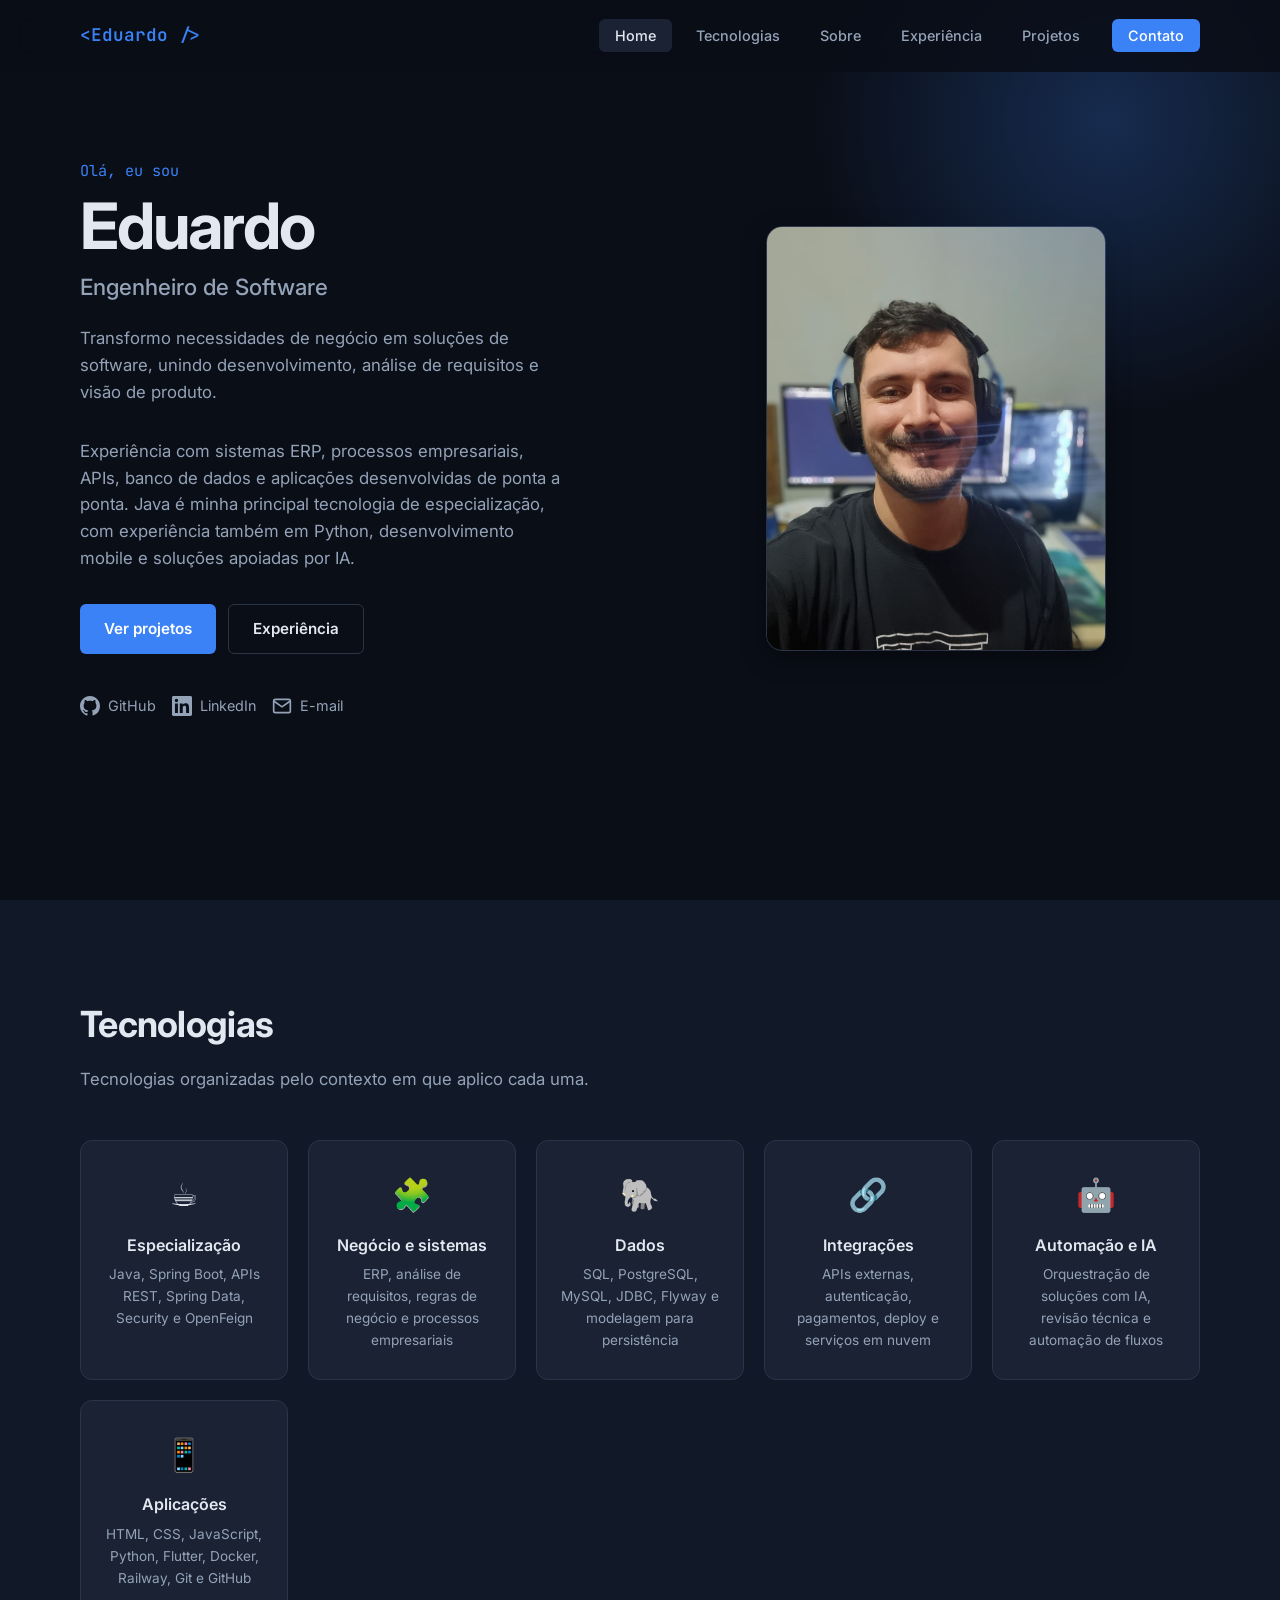
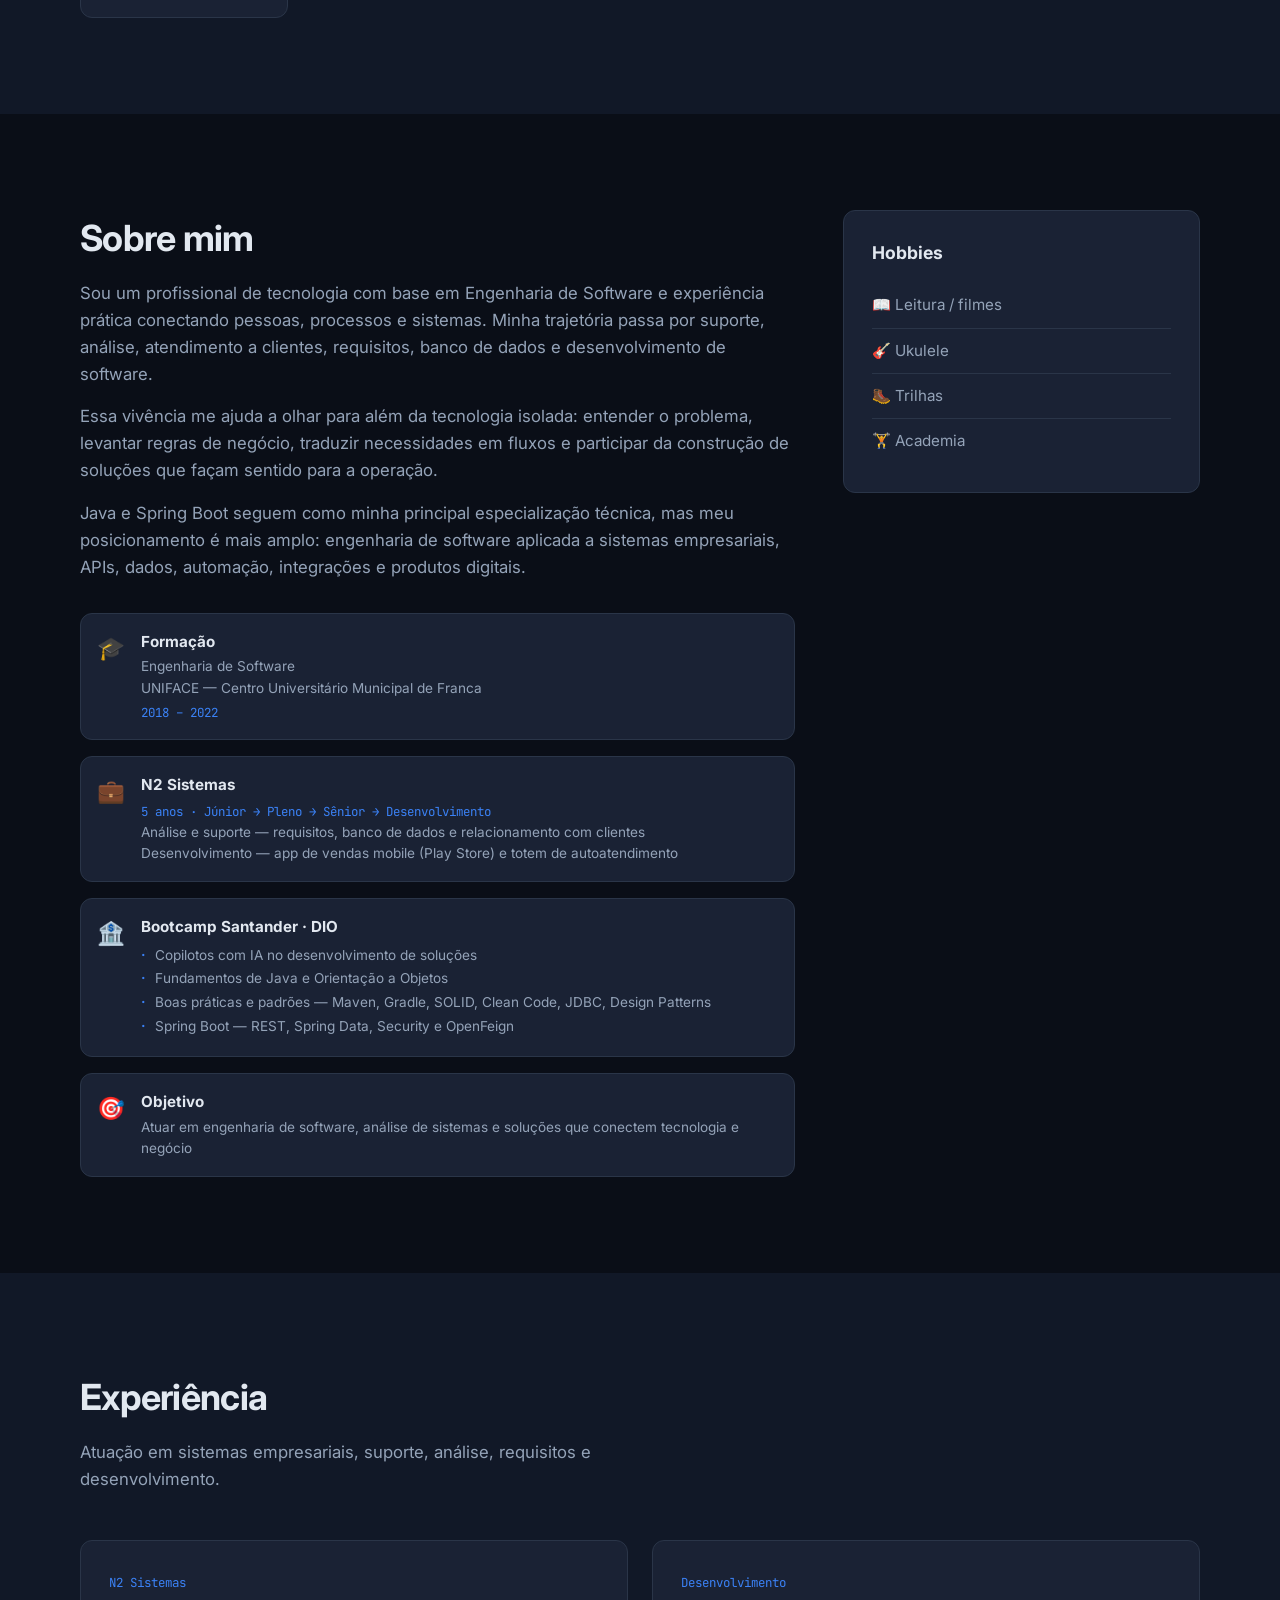
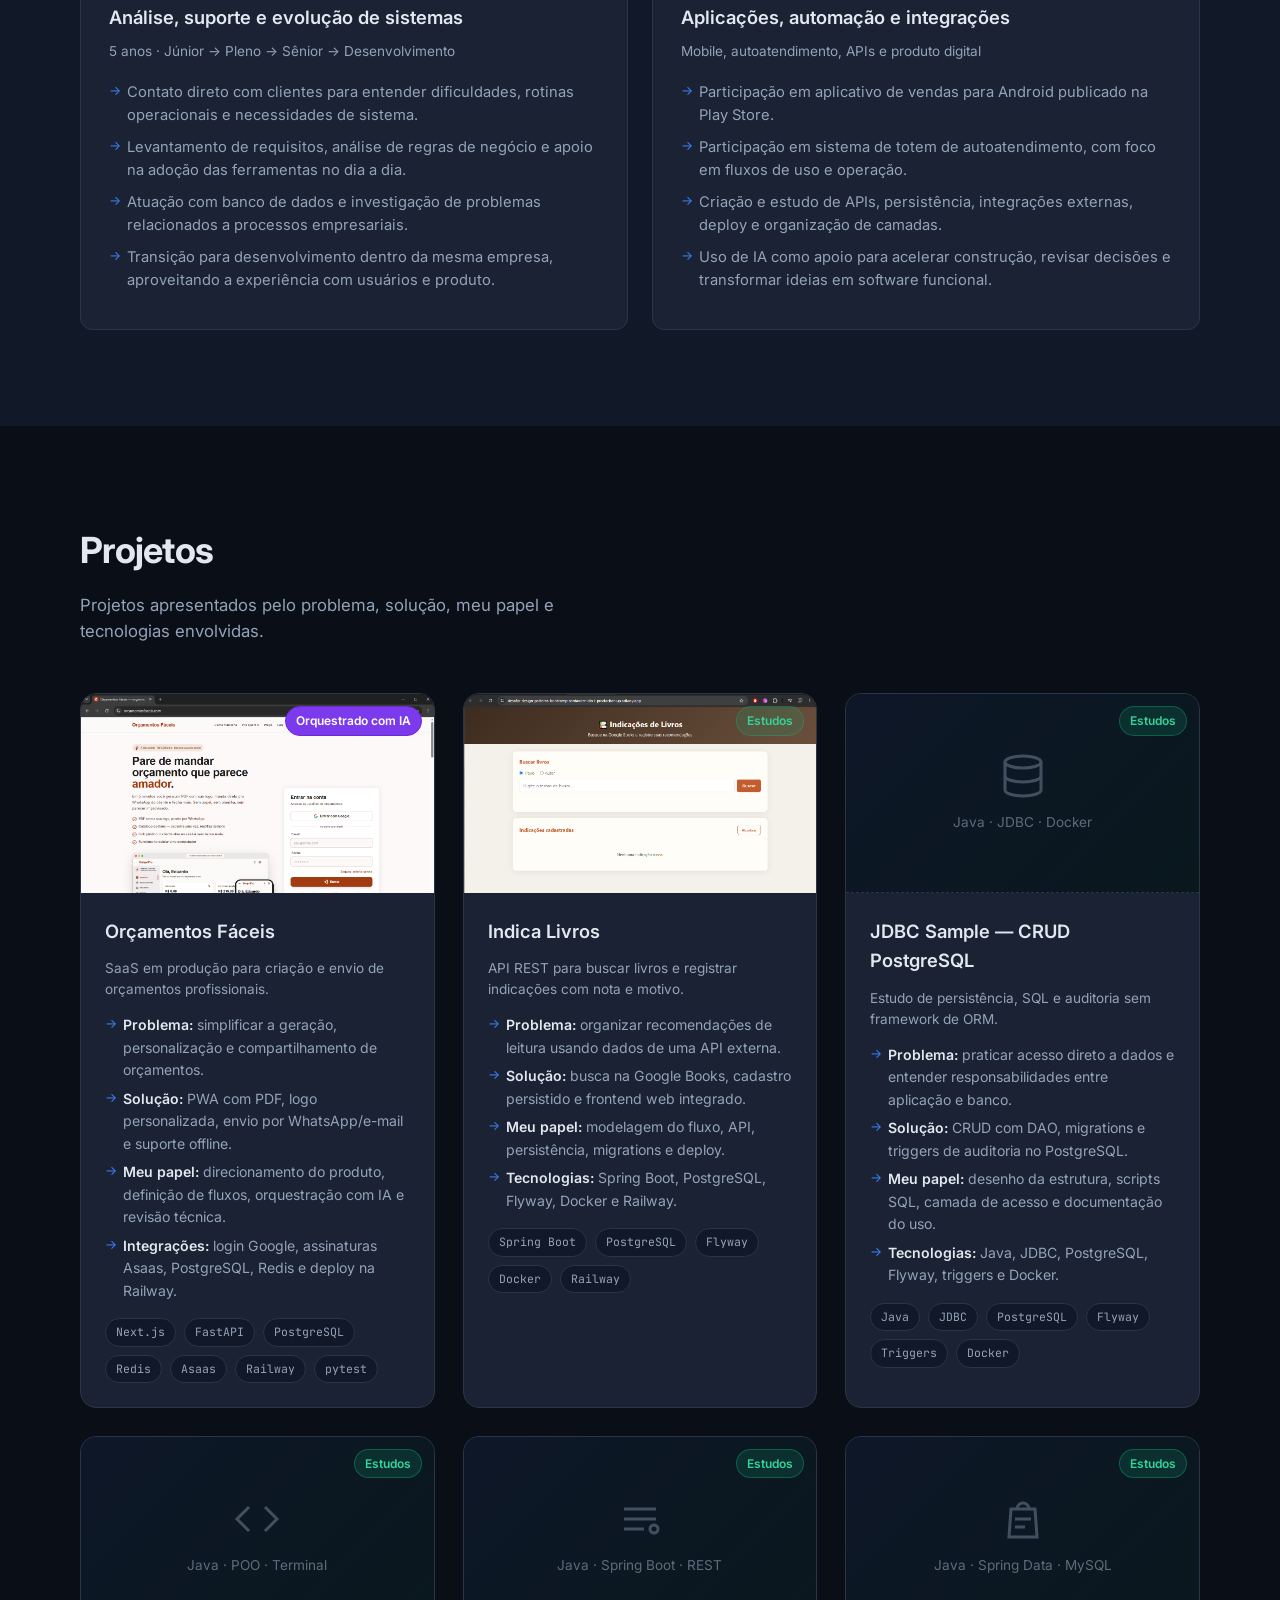
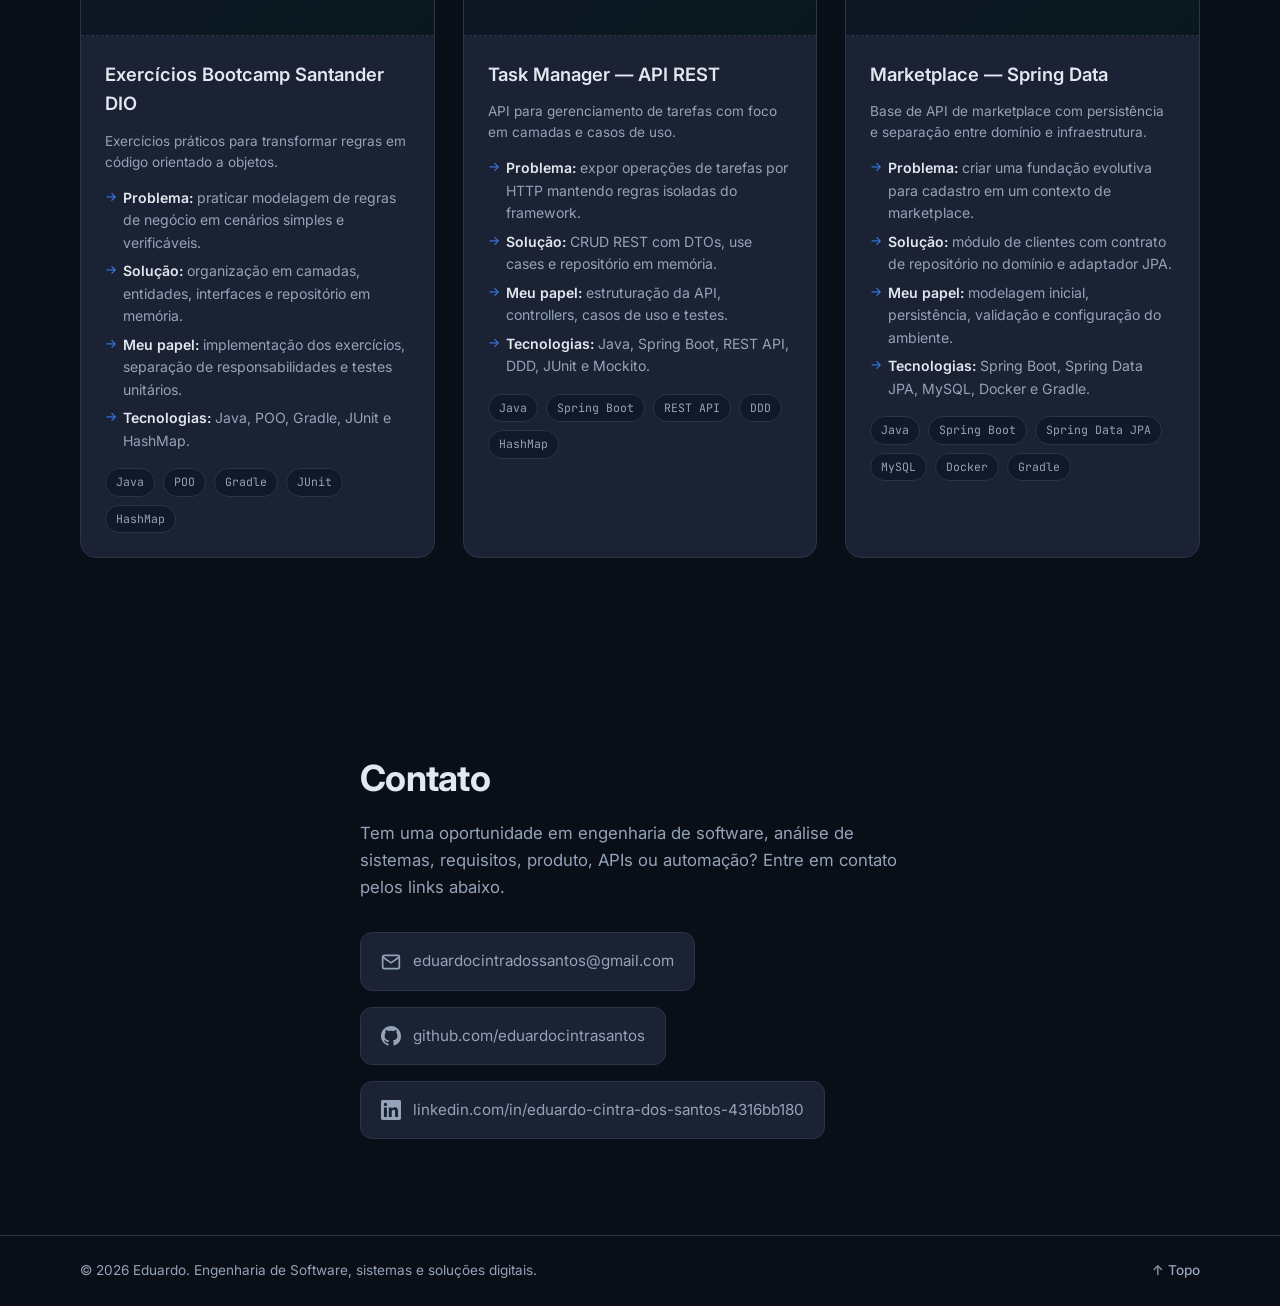
<file: index.html>
<!DOCTYPE html>
<html lang="pt-BR">
<head>
  <meta charset="UTF-8">
  <meta name="viewport" content="width=device-width, initial-scale=1.0, viewport-fit=cover">
  <meta name="description" content="Portfólio de Eduardo — Engenheiro de Software com experiência em análise de sistemas, requisitos, ERP, APIs, dados, automação e Java/Spring.">
  <title>Eduardo | Engenheiro de Software</title>
  <link rel="preconnect" href="https://fonts.googleapis.com">
  <link rel="preconnect" href="https://fonts.gstatic.com" crossorigin>
  <link href="https://fonts.googleapis.com/css2?family=Inter:wght@400;500;600;700&family=JetBrains+Mono:wght@400;500&display=swap" rel="stylesheet">
  <link rel="stylesheet" href="assets/css/styles.css">
</head>
<body>

  <header class="header" id="header">
    <nav class="nav container">
      <a href="#home" class="nav__logo">&lt;Eduardo /&gt;</a>
      <button class="nav__toggle" id="nav-toggle" aria-label="Abrir menu" aria-expanded="false">
        <span></span>
        <span></span>
        <span></span>
      </button>
      <ul class="nav__menu" id="nav-menu">
        <li><a href="#home" class="nav__link active">Home</a></li>
        <li><a href="#tecnologias" class="nav__link">Tecnologias</a></li>
        <li><a href="#sobre" class="nav__link">Sobre</a></li>
        <li><a href="#experiencia" class="nav__link">Experiência</a></li>
        <li><a href="#projetos" class="nav__link">Projetos</a></li>
        <li><a href="#contato" class="nav__link nav__link--cta">Contato</a></li>
      </ul>
    </nav>
  </header>

  <main>

    <section class="hero section" id="home">
      <div class="container hero__grid">
        <div class="hero__content">
          <p class="hero__greeting">Olá, eu sou</p>
          <h1 class="hero__title">Eduardo</h1>
          <p class="hero__subtitle">Engenheiro de Software</p>
          <p class="hero__description">
            Transformo necessidades de negócio em soluções de software, unindo
            desenvolvimento, análise de requisitos e visão de produto.
          </p>
          <p class="hero__description">
            Experiência com sistemas ERP, processos empresariais, APIs, banco de dados
            e aplicações desenvolvidas de ponta a ponta. Java é minha principal
            tecnologia de especialização, com experiência também em Python,
            desenvolvimento mobile e soluções apoiadas por IA.
          </p>

          <div class="hero__actions">
            <a href="#projetos" class="btn btn--primary">Ver projetos</a>
            <a href="#experiencia" class="btn btn--outline">Experiência</a>
          </div>

          <div class="hero__social">
            <a href="https://github.com/eduardocintrasantos" target="_blank" rel="noopener noreferrer" class="social-link" aria-label="GitHub">
              <svg viewBox="0 0 24 24" fill="currentColor" aria-hidden="true"><path d="M12 0C5.37 0 0 5.37 0 12c0 5.31 3.435 9.795 8.205 11.385.6.105.825-.255.825-.57 0-.285-.015-1.23-.015-2.235-3.015.555-3.795-.735-4.035-1.41-.135-.345-.72-1.41-1.23-1.695-.42-.225-1.02-.78-.015-.795.945-.015 1.62.87 1.845 1.23 1.08 1.815 2.805 1.305 3.495.99.105-.78.42-1.305.765-1.605-2.67-.3-5.46-1.335-5.46-5.925 0-1.305.465-2.385 1.23-3.225-.12-.3-.54-1.53.12-3.18 0 0 1.005-.315 3.3 1.23.96-.27 1.98-.405 3-.405s2.04.135 3 .405c2.295-1.56 3.3-1.23 3.3-1.23.66 1.65.24 2.88.12 3.18.765.84 1.23 1.905 1.23 3.225 0 4.605-2.805 5.625-5.475 5.925.435.375.81 1.095.81 2.22 0 1.605-.015 2.895-.015 3.3 0 .315.225.69.825.57A12.02 12.02 0 0024 12c0-6.63-5.37-12-12-12z"/></svg>
              GitHub
            </a>
            <a href="https://www.linkedin.com/in/eduardo-cintra-dos-santos-4316bb180/" target="_blank" rel="noopener noreferrer" class="social-link" aria-label="LinkedIn">
              <svg viewBox="0 0 24 24" fill="currentColor" aria-hidden="true"><path d="M20.447 20.452h-3.554v-5.569c0-1.328-.027-3.037-1.852-3.037-1.853 0-2.136 1.445-2.136 2.939v5.667H9.351V9h3.414v1.561h.046c.477-.9 1.637-1.85 3.37-1.85 3.601 0 4.267 2.37 4.267 5.455v6.286zM5.337 7.433a2.062 2.062 0 01-2.063-2.065 2.064 2.064 0 114.127 0 2.065 2.065 0 01-2.063 2.065zm1.782 13.019H3.555V9h3.564v11.452zM22.225 0H1.771C.792 0 0 .774 0 1.729v20.542C0 23.227.792 24 1.771 24h20.451C23.2 24 24 23.227 24 22.271V1.729C24 .774 23.2 0 22.222 0h.003z"/></svg>
              LinkedIn
            </a>
            <a href="mailto:eduardocintradossantos@gmail.com" class="social-link" aria-label="E-mail">
              <svg viewBox="0 0 24 24" fill="none" stroke="currentColor" stroke-width="2" aria-hidden="true"><rect x="2" y="4" width="20" height="16" rx="2"/><path d="M22 6l-10 7L2 6"/></svg>
              E-mail
            </a>
          </div>
        </div>

        <div class="hero__visual">
          <div class="hero__photo">
            <div class="hero__photo-frame">
              <img src="img/Eu.jpeg" alt="Foto de Eduardo" width="360" height="450" loading="eager">
            </div>
          </div>
        </div>
      </div>
    </section>

    <section class="tech section" id="tecnologias">
      <div class="container">
        <h2 class="section__title">Tecnologias</h2>
        <p class="section__subtitle">Tecnologias organizadas pelo contexto em que aplico cada uma.</p>
        <div class="tech__grid">
          <article class="tech__card">
            <span class="tech__icon">☕</span>
            <h3 class="tech__name">Especialização</h3>
            <p class="tech__desc">Java, Spring Boot, APIs REST, Spring Data, Security e OpenFeign</p>
          </article>
          <article class="tech__card">
            <span class="tech__icon">🧩</span>
            <h3 class="tech__name">Negócio e sistemas</h3>
            <p class="tech__desc">ERP, análise de requisitos, regras de negócio e processos empresariais</p>
          </article>
          <article class="tech__card">
            <span class="tech__icon">🐘</span>
            <h3 class="tech__name">Dados</h3>
            <p class="tech__desc">SQL, PostgreSQL, MySQL, JDBC, Flyway e modelagem para persistência</p>
          </article>
          <article class="tech__card">
            <span class="tech__icon">🔗</span>
            <h3 class="tech__name">Integrações</h3>
            <p class="tech__desc">APIs externas, autenticação, pagamentos, deploy e serviços em nuvem</p>
          </article>
          <article class="tech__card">
            <span class="tech__icon">🤖</span>
            <h3 class="tech__name">Automação e IA</h3>
            <p class="tech__desc">Orquestração de soluções com IA, revisão técnica e automação de fluxos</p>
          </article>
          <article class="tech__card">
            <span class="tech__icon">📱</span>
            <h3 class="tech__name">Aplicações</h3>
            <p class="tech__desc">HTML, CSS, JavaScript, Python, Flutter, Docker, Railway, Git e GitHub</p>
          </article>
        </div>
      </div>
    </section>

    <section class="about section" id="sobre">
      <div class="container about__grid">
        <div class="about__content">
          <h2 class="section__title">Sobre mim</h2>
          <p class="about__text">
            Sou um profissional de tecnologia com base em Engenharia de Software e experiência
            prática conectando pessoas, processos e sistemas. Minha trajetória passa por suporte,
            análise, atendimento a clientes, requisitos, banco de dados e desenvolvimento de software.
          </p>
          <p class="about__text">
            Essa vivência me ajuda a olhar para além da tecnologia isolada: entender o problema,
            levantar regras de negócio, traduzir necessidades em fluxos e participar da construção
            de soluções que façam sentido para a operação.
          </p>
          <p class="about__text">
            Java e Spring Boot seguem como minha principal especialização técnica, mas meu
            posicionamento é mais amplo: engenharia de software aplicada a sistemas empresariais,
            APIs, dados, automação, integrações e produtos digitais.
          </p>

          <ul class="about__highlights">
            <li class="highlight">
              <span class="highlight__icon">🎓</span>
              <div>
                <strong>Formação</strong>
                <p>Engenharia de Software</p>
                <p>UNIFACE — Centro Universitário Municipal de Franca</p>
                <p class="highlight__meta">2018 – 2022</p>
              </div>
            </li>
            <li class="highlight">
              <span class="highlight__icon">💼</span>
              <div>
                <strong>N2 Sistemas</strong>
                <p class="highlight__meta">5 anos · Júnior → Pleno → Sênior → Desenvolvimento</p>
                <p>Análise e suporte — requisitos, banco de dados e relacionamento com clientes</p>
                <p>Desenvolvimento — app de vendas mobile (Play Store) e totem de autoatendimento</p>
              </div>
            </li>
            <li class="highlight">
              <span class="highlight__icon">🏦</span>
              <div>
                <strong>Bootcamp Santander · DIO</strong>
                <ul class="highlight__topics">
                  <li>Copilotos com IA no desenvolvimento de soluções</li>
                  <li>Fundamentos de Java e Orientação a Objetos</li>
                  <li>Boas práticas e padrões — Maven, Gradle, SOLID, Clean Code, JDBC, Design Patterns</li>
                  <li>Spring Boot — REST, Spring Data, Security e OpenFeign</li>
                </ul>
              </div>
            </li>
            <li class="highlight">
              <span class="highlight__icon">🎯</span>
              <div>
                <strong>Objetivo</strong>
                <p>Atuar em engenharia de software, análise de sistemas e soluções que conectem tecnologia e negócio</p>
              </div>
            </li>
          </ul>
        </div>

        <aside class="about__aside">
          <div class="about__card">
            <h3 class="about__card-title">Hobbies</h3>
            <ul class="hobbies">
              <li>📖 Leitura / filmes</li>
              <li>🎸 Ukulele</li>
              <li>🥾 Trilhas</li>
              <li>🏋️ Academia</li>
            </ul>
          </div>
        </aside>
      </div>
    </section>

    <section class="experience section" id="experiencia">
      <div class="container">
        <h2 class="section__title">Experiência</h2>
        <p class="section__subtitle">
          Atuação em sistemas empresariais, suporte, análise, requisitos e desenvolvimento.
        </p>

        <div class="experience__grid">
          <article class="experience__card">
            <span class="experience__eyebrow">N2 Sistemas</span>
            <h3 class="experience__title">Análise, suporte e evolução de sistemas</h3>
            <p class="experience__meta">5 anos · Júnior → Pleno → Sênior → Desenvolvimento</p>
            <ul class="experience__list">
              <li>Contato direto com clientes para entender dificuldades, rotinas operacionais e necessidades de sistema.</li>
              <li>Levantamento de requisitos, análise de regras de negócio e apoio na adoção das ferramentas no dia a dia.</li>
              <li>Atuação com banco de dados e investigação de problemas relacionados a processos empresariais.</li>
              <li>Transição para desenvolvimento dentro da mesma empresa, aproveitando a experiência com usuários e produto.</li>
            </ul>
          </article>

          <article class="experience__card">
            <span class="experience__eyebrow">Desenvolvimento</span>
            <h3 class="experience__title">Aplicações, automação e integrações</h3>
            <p class="experience__meta">Mobile, autoatendimento, APIs e produto digital</p>
            <ul class="experience__list">
              <li>Participação em aplicativo de vendas para Android publicado na Play Store.</li>
              <li>Participação em sistema de totem de autoatendimento, com foco em fluxos de uso e operação.</li>
              <li>Criação e estudo de APIs, persistência, integrações externas, deploy e organização de camadas.</li>
              <li>Uso de IA como apoio para acelerar construção, revisar decisões e transformar ideias em software funcional.</li>
            </ul>
          </article>
        </div>
      </div>
    </section>

    <section class="projects section" id="projetos">
      <div class="container">
        <h2 class="section__title">Projetos</h2>
        <p class="section__subtitle">Projetos apresentados pelo problema, solução, meu papel e tecnologias envolvidas.</p>

        <div class="projects__grid">

          <article class="project-card">
            <a href="https://orcamentosfaceis.com/" target="_blank" rel="noopener noreferrer" class="project-card__link" aria-label="Orçamentos Fáceis — abrir site">
              <div class="project-card__image">
                <img src="img/orcamentosFaceis.png" alt="Captura de tela do site Orçamentos Fáceis" class="project-card__img" loading="lazy">
                <span class="project-card__badge project-card__badge--ai">Orquestrado com IA</span>
              </div>
              <div class="project-card__body">
                <h3 class="project-card__title">Orçamentos Fáceis</h3>
                <p class="project-card__note">SaaS em produção para criação e envio de orçamentos profissionais.</p>
                <ul class="project-card__features">
                  <li><strong>Problema:</strong> simplificar a geração, personalização e compartilhamento de orçamentos.</li>
                  <li><strong>Solução:</strong> PWA com PDF, logo personalizada, envio por WhatsApp/e-mail e suporte offline.</li>
                  <li><strong>Meu papel:</strong> direcionamento do produto, definição de fluxos, orquestração com IA e revisão técnica.</li>
                  <li><strong>Integrações:</strong> login Google, assinaturas Asaas, PostgreSQL, Redis e deploy na Railway.</li>
                </ul>
                <div class="project-card__tags">
                  <span>Next.js</span>
                  <span>FastAPI</span>
                  <span>PostgreSQL</span>
                  <span>Redis</span>
                  <span>Asaas</span>
                  <span>Railway</span>
                  <span>pytest</span>
                </div>
              </div>
            </a>
          </article>

          <article class="project-card">
            <a href="indica-livros.html" class="project-card__link" aria-label="Indica Livros — ver detalhes">
              <div class="project-card__image">
                <img src="img/indica%20livros.png" alt="Captura de tela do projeto Indica Livros" class="project-card__img" loading="lazy">
                <span class="project-card__badge project-card__badge--study">Estudos</span>
              </div>
              <div class="project-card__body">
                <h3 class="project-card__title">Indica Livros</h3>
                <p class="project-card__note">API REST para buscar livros e registrar indicações com nota e motivo.</p>
                <ul class="project-card__features">
                  <li><strong>Problema:</strong> organizar recomendações de leitura usando dados de uma API externa.</li>
                  <li><strong>Solução:</strong> busca na Google Books, cadastro persistido e frontend web integrado.</li>
                  <li><strong>Meu papel:</strong> modelagem do fluxo, API, persistência, migrations e deploy.</li>
                  <li><strong>Tecnologias:</strong> Spring Boot, PostgreSQL, Flyway, Docker e Railway.</li>
                </ul>
                <div class="project-card__tags">
                  <span>Spring Boot</span>
                  <span>PostgreSQL</span>
                  <span>Flyway</span>
                  <span>Docker</span>
                  <span>Railway</span>
                </div>
              </div>
            </a>
          </article>

          <article class="project-card">
            <a href="jdbc-sample.html" class="project-card__link" aria-label="JDBC Sample — ver detalhes">
              <div class="project-card__image">
                <div class="project-card__placeholder project-card__placeholder--code">
                  <svg viewBox="0 0 24 24" fill="none" stroke="currentColor" stroke-width="1.5" aria-hidden="true">
                    <ellipse cx="12" cy="5" rx="9" ry="3"/>
                    <path d="M3 5v14c0 1.66 4.03 3 9 3s9-1.34 9-3V5"/>
                    <path d="M3 12c0 1.66 4.03 3 9 3s9-1.34 9-3"/>
                  </svg>
                  <span>Java · JDBC · Docker</span>
                </div>
                <span class="project-card__badge project-card__badge--study">Estudos</span>
              </div>
              <div class="project-card__body">
                <h3 class="project-card__title">JDBC Sample — CRUD PostgreSQL</h3>
                <p class="project-card__note">Estudo de persistência, SQL e auditoria sem framework de ORM.</p>
                <ul class="project-card__features">
                  <li><strong>Problema:</strong> praticar acesso direto a dados e entender responsabilidades entre aplicação e banco.</li>
                  <li><strong>Solução:</strong> CRUD com DAO, migrations e triggers de auditoria no PostgreSQL.</li>
                  <li><strong>Meu papel:</strong> desenho da estrutura, scripts SQL, camada de acesso e documentação do uso.</li>
                  <li><strong>Tecnologias:</strong> Java, JDBC, PostgreSQL, Flyway, triggers e Docker.</li>
                </ul>
                <div class="project-card__tags">
                  <span>Java</span>
                  <span>JDBC</span>
                  <span>PostgreSQL</span>
                  <span>Flyway</span>
                  <span>Triggers</span>
                  <span>Docker</span>
                </div>
              </div>
            </a>
          </article>

          <article class="project-card">
            <a href="bootcamp-santander-dio.html" class="project-card__link" aria-label="Exercícios Bootcamp Santander DIO — ver detalhes">
              <div class="project-card__image">
                <div class="project-card__placeholder project-card__placeholder--code">
                  <svg viewBox="0 0 24 24" fill="none" stroke="currentColor" stroke-width="1.5" aria-hidden="true">
                    <polyline points="16 18 22 12 16 6"/>
                    <polyline points="8 6 2 12 8 18"/>
                  </svg>
                  <span>Java · POO · Terminal</span>
                </div>
                <span class="project-card__badge project-card__badge--study">Estudos</span>
              </div>
              <div class="project-card__body">
                <h3 class="project-card__title">Exercícios Bootcamp Santander DIO</h3>
                <p class="project-card__note">Exercícios práticos para transformar regras em código orientado a objetos.</p>
                <ul class="project-card__features">
                  <li><strong>Problema:</strong> praticar modelagem de regras de negócio em cenários simples e verificáveis.</li>
                  <li><strong>Solução:</strong> organização em camadas, entidades, interfaces e repositório em memória.</li>
                  <li><strong>Meu papel:</strong> implementação dos exercícios, separação de responsabilidades e testes unitários.</li>
                  <li><strong>Tecnologias:</strong> Java, POO, Gradle, JUnit e HashMap.</li>
                </ul>
                <div class="project-card__tags">
                  <span>Java</span>
                  <span>POO</span>
                  <span>Gradle</span>
                  <span>JUnit</span>
                  <span>HashMap</span>
                </div>
              </div>
            </a>
          </article>

          <article class="project-card">
            <a href="api-rest-java-bootcamp-santander.html" class="project-card__link" aria-label="Task Manager — API REST Bootcamp Santander DIO — ver detalhes">
              <div class="project-card__image">
                <div class="project-card__placeholder project-card__placeholder--code">
                  <svg viewBox="0 0 24 24" fill="none" stroke="currentColor" stroke-width="1.5" aria-hidden="true">
                    <path d="M4 7h16M4 12h16M4 17h10"/>
                    <circle cx="19" cy="17" r="2"/>
                  </svg>
                  <span>Java · Spring Boot · REST</span>
                </div>
                <span class="project-card__badge project-card__badge--study">Estudos</span>
              </div>
              <div class="project-card__body">
                <h3 class="project-card__title">Task Manager — API REST</h3>
                <p class="project-card__note">API para gerenciamento de tarefas com foco em camadas e casos de uso.</p>
                <ul class="project-card__features">
                  <li><strong>Problema:</strong> expor operações de tarefas por HTTP mantendo regras isoladas do framework.</li>
                  <li><strong>Solução:</strong> CRUD REST com DTOs, use cases e repositório em memória.</li>
                  <li><strong>Meu papel:</strong> estruturação da API, controllers, casos de uso e testes.</li>
                  <li><strong>Tecnologias:</strong> Java, Spring Boot, REST API, DDD, JUnit e Mockito.</li>
                </ul>
                <div class="project-card__tags">
                  <span>Java</span>
                  <span>Spring Boot</span>
                  <span>REST API</span>
                  <span>DDD</span>
                  <span>HashMap</span>
                </div>
              </div>
            </a>
          </article>

          <article class="project-card">
            <a href="marketplace-spring-data.html" class="project-card__link" aria-label="Marketplace Spring Data — ver detalhes">
              <div class="project-card__image">
                <div class="project-card__placeholder project-card__placeholder--code">
                  <svg viewBox="0 0 24 24" fill="none" stroke="currentColor" stroke-width="1.5" aria-hidden="true">
                    <path d="M6 7h12l1 14H5L6 7z"/>
                    <path d="M9 7a3 3 0 016 0"/>
                    <path d="M8 12h8M8 16h5"/>
                  </svg>
                  <span>Java · Spring Data · MySQL</span>
                </div>
                <span class="project-card__badge project-card__badge--study">Estudos</span>
              </div>
              <div class="project-card__body">
                <h3 class="project-card__title">Marketplace — Spring Data</h3>
                <p class="project-card__note">Base de API de marketplace com persistência e separação entre domínio e infraestrutura.</p>
                <ul class="project-card__features">
                  <li><strong>Problema:</strong> criar uma fundação evolutiva para cadastro em um contexto de marketplace.</li>
                  <li><strong>Solução:</strong> módulo de clientes com contrato de repositório no domínio e adaptador JPA.</li>
                  <li><strong>Meu papel:</strong> modelagem inicial, persistência, validação e configuração do ambiente.</li>
                  <li><strong>Tecnologias:</strong> Spring Boot, Spring Data JPA, MySQL, Docker e Gradle.</li>
                </ul>
                <div class="project-card__tags">
                  <span>Java</span>
                  <span>Spring Boot</span>
                  <span>Spring Data JPA</span>
                  <span>MySQL</span>
                  <span>Docker</span>
                  <span>Gradle</span>
                </div>
              </div>
            </a>
          </article>

          <!--<article class="project-card">
            <a href="#" class="project-card__link" aria-label="API de Orçamento com IA — em desenvolvimento">
              <div class="project-card__image">
                <div class="project-card__placeholder">
                  <svg viewBox="0 0 24 24" fill="none" stroke="currentColor" stroke-width="1.5" aria-hidden="true">
                    <path d="M12 1a3 3 0 00-3 3v8a3 3 0 006 0V4a3 3 0 00-3-3z"/>
                    <path d="M19 10v2a7 7 0 01-14 0v-2M12 19v4M8 23h8"/>
                  </svg>
                  <span>Bootcamp Santander · DIO</span>
                </div>
                <span class="project-card__badge project-card__badge--next">Próximo</span>
              </div>
              <div class="project-card__body">
                <h3 class="project-card__title">API de Orçamento com IA</h3>
                <p class="project-card__note">Desafio do bootcamp — evoluir uma API que conecta IA a funções reais da aplicação, com foco em arquitetura e responsabilidades bem definidas.</p>
                <ul class="project-card__features">
                  <li>Recebe áudio, transcreve e interpreta a intenção do comando</li>
                  <li>Tool Calling para criar e consultar transações financeiras</li>
                  <li>Resposta final gerada para a usuária após executar a ação</li>
                  <li>Endpoints REST, persistência e auditoria da API</li>
                </ul>
                <div class="project-card__tags">
                  <span>Spring Boot</span>
                  <span>Spring AI</span>
                  <span>ChatClient</span>
                  <span>Tool Calling</span>
                  <span>REST API</span>
                  <span>Transcrição de áudio</span>
                </div>
              </div>
            </a>
          </article>

          <article class="project-card">
            <a href="#" class="project-card__link" aria-label="Task Manager — em breve">
              <div class="project-card__image">
                <div class="project-card__placeholder">
                  <svg viewBox="0 0 24 24" fill="none" stroke="currentColor" stroke-width="1.5" aria-hidden="true">
                    <rect x="3" y="3" width="18" height="18" rx="2"/>
                    <circle cx="8.5" cy="8.5" r="1.5"/>
                    <path d="M21 15l-5-5L5 21"/>
                  </svg>
                  <span>Imagem do projeto</span>
                </div>
                <span class="project-card__badge">Em breve</span>
              </div>
              <div class="project-card__body">
                <h3 class="project-card__title">Task Manager (JWT)</h3>
                <ul class="project-card__features">
                  <li>Cadastro de usuário</li>
                  <li>Login com JWT</li>
                  <li>CRUD de tarefas</li>
                  <li>Isolamento de dados por usuário</li>
                </ul>
                <div class="project-card__tags">
                  <span>Spring Security</span>
                  <span>Autorização</span>
                  <span>PostgreSQL</span>
                  <span>CRUD</span>
                  <span>Relacionamentos</span>
                </div>
              </div>
            </a>
          </article>

          <article class="project-card">
            <a href="#" class="project-card__link" aria-label="Biblioteca — em breve">
              <div class="project-card__image">
                <div class="project-card__placeholder">
                  <svg viewBox="0 0 24 24" fill="none" stroke="currentColor" stroke-width="1.5" aria-hidden="true">
                    <rect x="3" y="3" width="18" height="18" rx="2"/>
                    <circle cx="8.5" cy="8.5" r="1.5"/>
                    <path d="M21 15l-5-5L5 21"/>
                  </svg>
                  <span>Imagem do projeto</span>
                </div>
                <span class="project-card__badge">Em breve</span>
              </div>
              <div class="project-card__body">
                <h3 class="project-card__title">Biblioteca</h3>
                <ul class="project-card__features">
                  <li>Busca de livros via API pública</li>
                  <li>Visualização de informações</li>
                  <li>Recomendação de leituras</li>
                  <li>Persistência das recomendações</li>
                </ul>
                <div class="project-card__tags">
                  <span>APIs externas</span>
                  <span>REST</span>
                  <span>Persistência</span>
                  <span>CRUD</span>
                </div>
              </div>
            </a>
          </article>

          <article class="project-card">
            <a href="#" class="project-card__link" aria-label="Sistema Empresarial — em breve">
              <div class="project-card__image">
                <div class="project-card__placeholder">
                  <svg viewBox="0 0 24 24" fill="none" stroke="currentColor" stroke-width="1.5" aria-hidden="true">
                    <rect x="3" y="3" width="18" height="18" rx="2"/>
                    <circle cx="8.5" cy="8.5" r="1.5"/>
                    <path d="M21 15l-5-5L5 21"/>
                  </svg>
                  <span>Imagem do projeto</span>
                </div>
                <span class="project-card__badge">Em breve</span>
              </div>
              <div class="project-card__body">
                <h3 class="project-card__title">Sistema Empresarial</h3>
                <ul class="project-card__features">
                  <li>Cadastro de Nome, Empresa, Cidade e Cargo</li>
                  <li>CRUD completo</li>
                  <li>Validações de dados</li>
                </ul>
                <div class="project-card__tags">
                  <span>Validações</span>
                  <span>CRUD</span>
                  <span>Spring Boot</span>
                  <span>PostgreSQL</span>
                </div>
              </div>
            </a>
          </article>-->

        </div>
      </div>
    </section>

    <section class="contact section" id="contato">
      <div class="container contact__content">
        <h2 class="section__title">Contato</h2>
        <p class="contact__text">
          Tem uma oportunidade em engenharia de software, análise de sistemas, requisitos,
          produto, APIs ou automação?
          Entre em contato pelos links abaixo.
        </p>
        <ul class="contact__links">
          <li>
            <a href="mailto:eduardocintradossantos@gmail.com" class="contact__link">
              <svg viewBox="0 0 24 24" fill="none" stroke="currentColor" stroke-width="2" aria-hidden="true"><rect x="2" y="4" width="20" height="16" rx="2"/><path d="M22 6l-10 7L2 6"/></svg>
              eduardocintradossantos@gmail.com
            </a>
          </li>
          <li>
            <a href="https://github.com/eduardocintrasantos" target="_blank" rel="noopener noreferrer" class="contact__link">
              <svg viewBox="0 0 24 24" fill="currentColor" aria-hidden="true"><path d="M12 0C5.37 0 0 5.37 0 12c0 5.31 3.435 9.795 8.205 11.385.6.105.825-.255.825-.57 0-.285-.015-1.23-.015-2.235-3.015.555-3.795-.735-4.035-1.41-.135-.345-.72-1.41-1.23-1.695-.42-.225-1.02-.78-.015-.795.945-.015 1.62.87 1.845 1.23 1.08 1.815 2.805 1.305 3.495.99.105-.78.42-1.305.765-1.605-2.67-.3-5.46-1.335-5.46-5.925 0-1.305.465-2.385 1.23-3.225-.12-.3-.54-1.53.12-3.18 0 0 1.005-.315 3.3 1.23.96-.27 1.98-.405 3-.405s2.04.135 3 .405c2.295-1.56 3.3-1.23 3.3-1.23.66 1.65.24 2.88.12 3.18.765.84 1.23 1.905 1.23 3.225 0 4.605-2.805 5.625-5.475 5.925.435.375.81 1.095.81 2.22 0 1.605-.015 2.895-.015 3.3 0 .315.225.69.825.57A12.02 12.02 0 0024 12c0-6.63-5.37-12-12-12z"/></svg>
              github.com/eduardocintrasantos
            </a>
          </li>
          <li>
            <a href="https://www.linkedin.com/in/eduardo-cintra-dos-santos-4316bb180/" target="_blank" rel="noopener noreferrer" class="contact__link">
              <svg viewBox="0 0 24 24" fill="currentColor" aria-hidden="true"><path d="M20.447 20.452h-3.554v-5.569c0-1.328-.027-3.037-1.852-3.037-1.853 0-2.136 1.445-2.136 2.939v5.667H9.351V9h3.414v1.561h.046c.477-.9 1.637-1.85 3.37-1.85 3.601 0 4.267 2.37 4.267 5.455v6.286zM5.337 7.433a2.062 2.062 0 01-2.063-2.065 2.064 2.064 0 114.127 0 2.065 2.065 0 01-2.063 2.065zm1.782 13.019H3.555V9h3.564v11.452zM22.225 0H1.771C.792 0 0 .774 0 1.729v20.542C0 23.227.792 24 1.771 24h20.451C23.2 24 24 23.227 24 22.271V1.729C24 .774 23.2 0 22.222 0h.003z"/></svg>
              linkedin.com/in/eduardo-cintra-dos-santos-4316bb180
            </a>
          </li>
        </ul>
      </div>
    </section>

  </main>

  <footer class="footer">
    <div class="container footer__inner">
      <p>&copy; 2026 Eduardo. Engenharia de Software, sistemas e soluções digitais.</p>
      <a href="#home" class="footer__top" aria-label="Voltar ao topo">↑ Topo</a>
    </div>
  </footer>

  <script src="assets/js/main.js"></script>
</body>
</html>
</file>
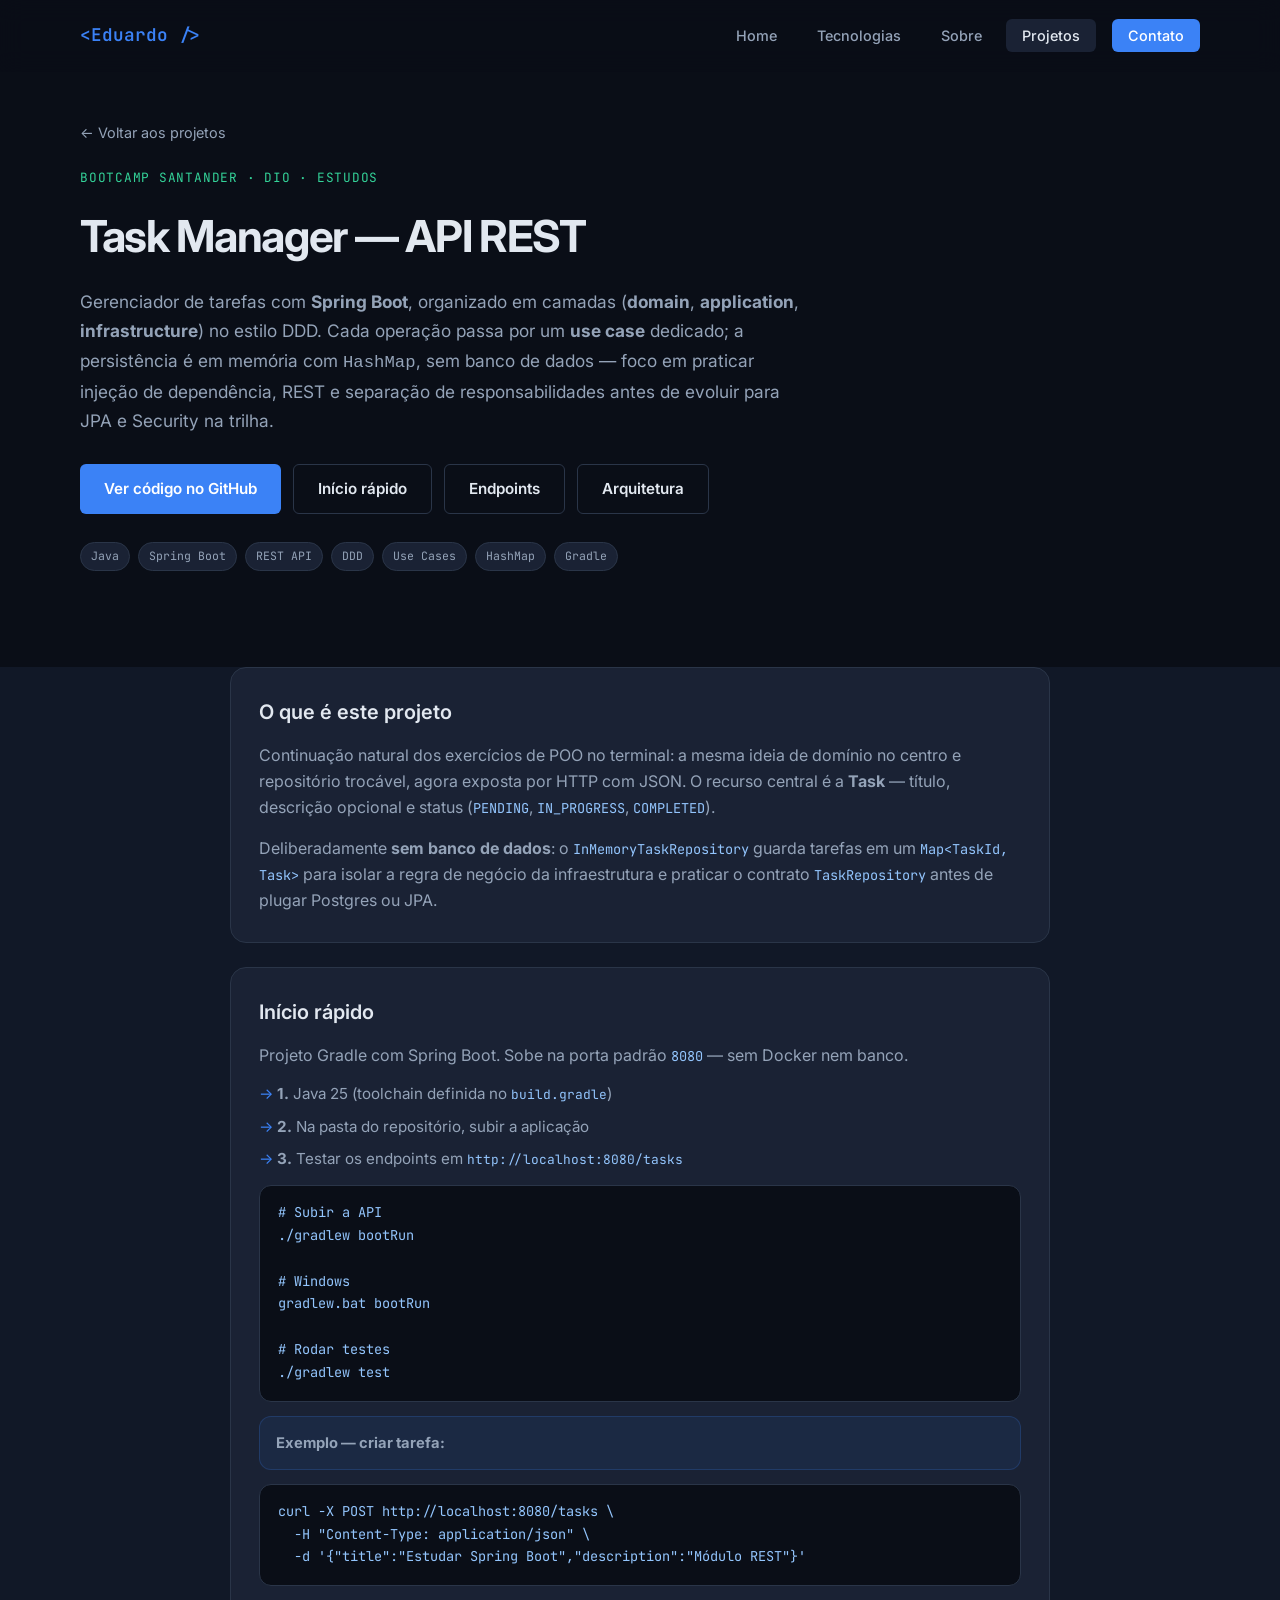
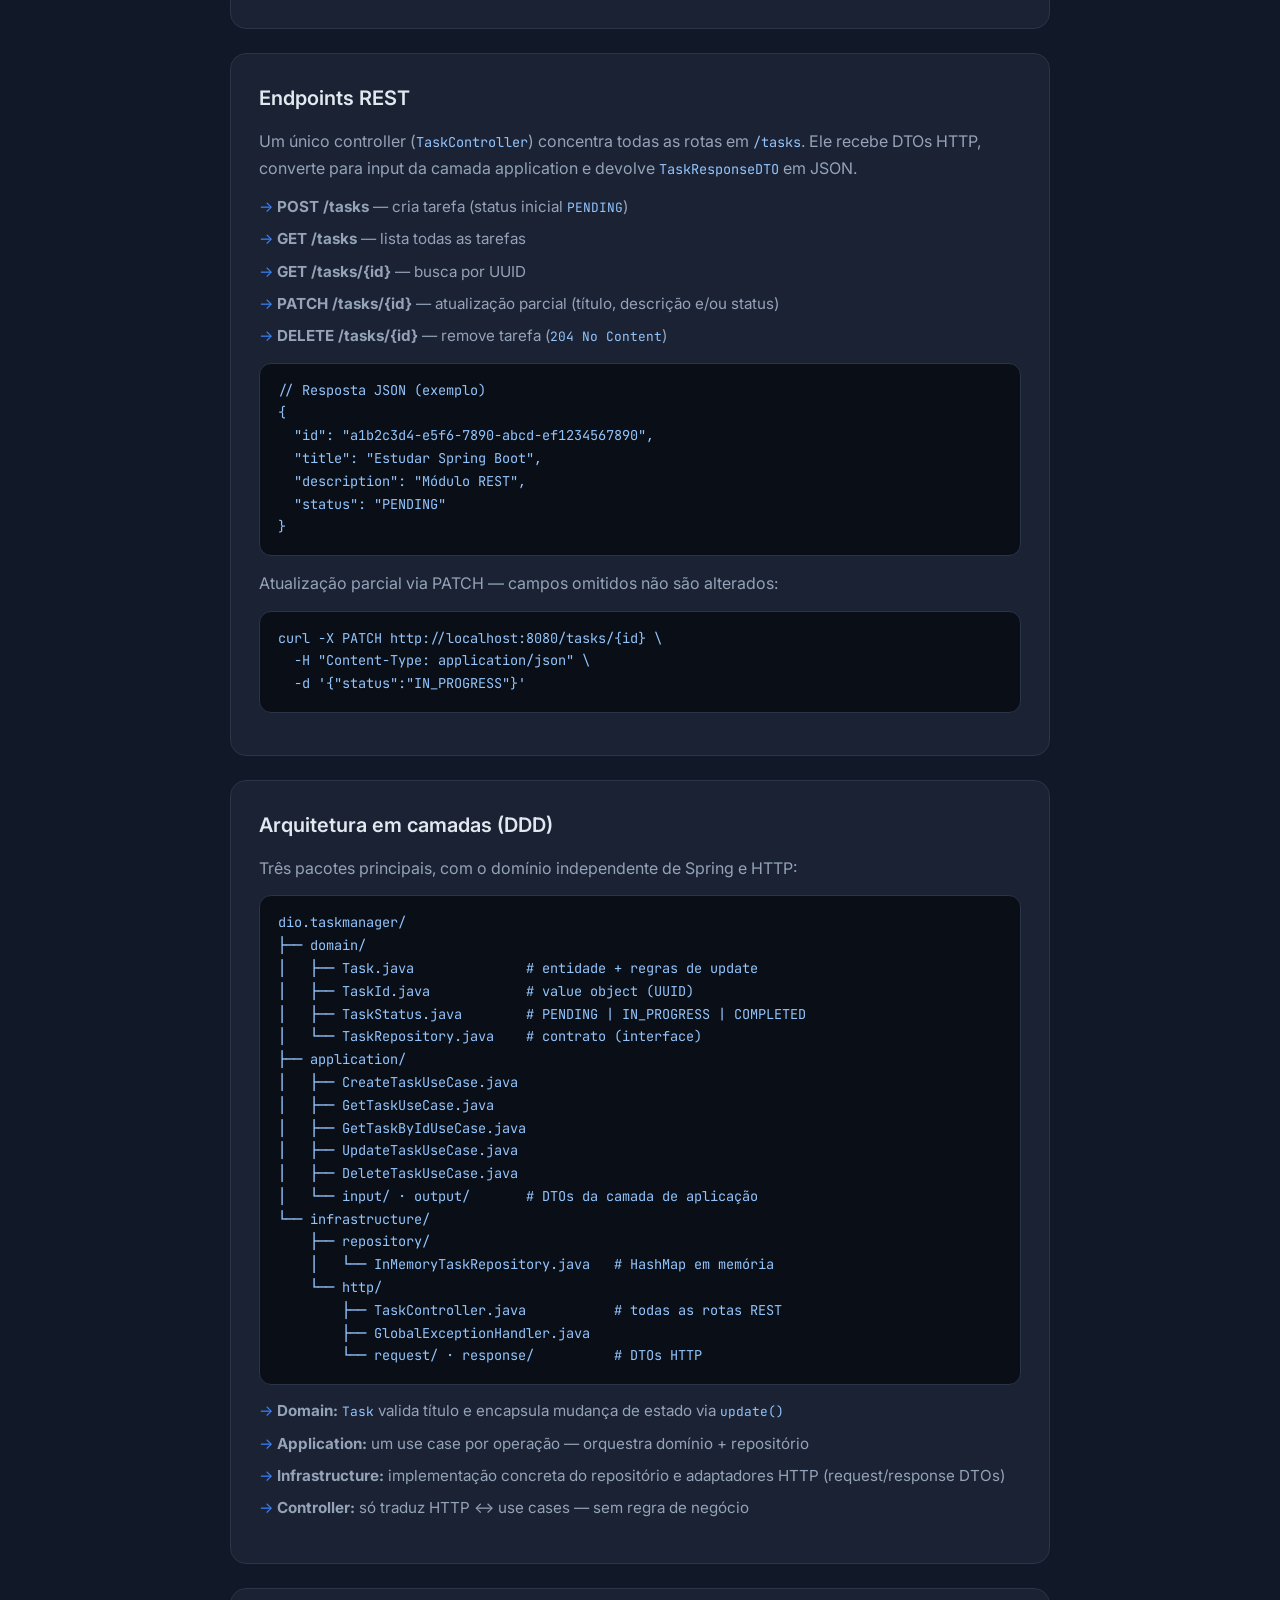
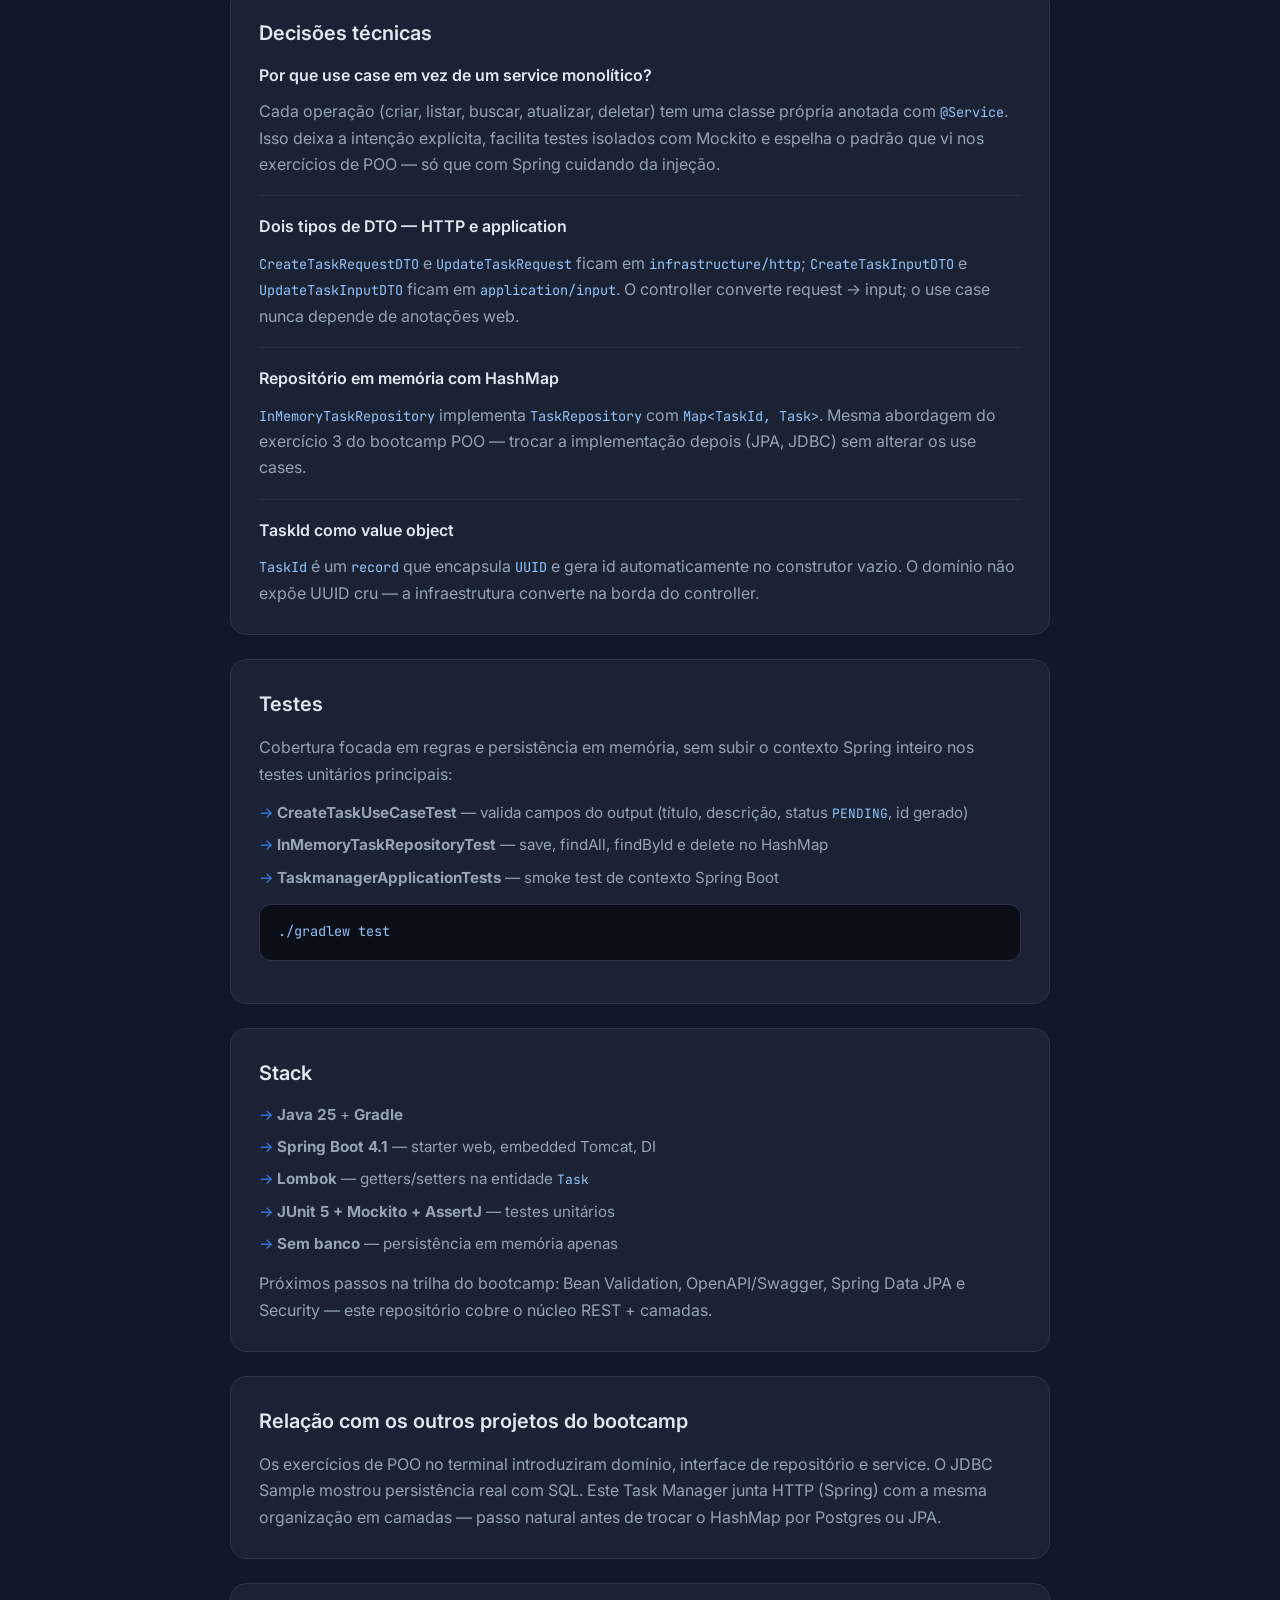
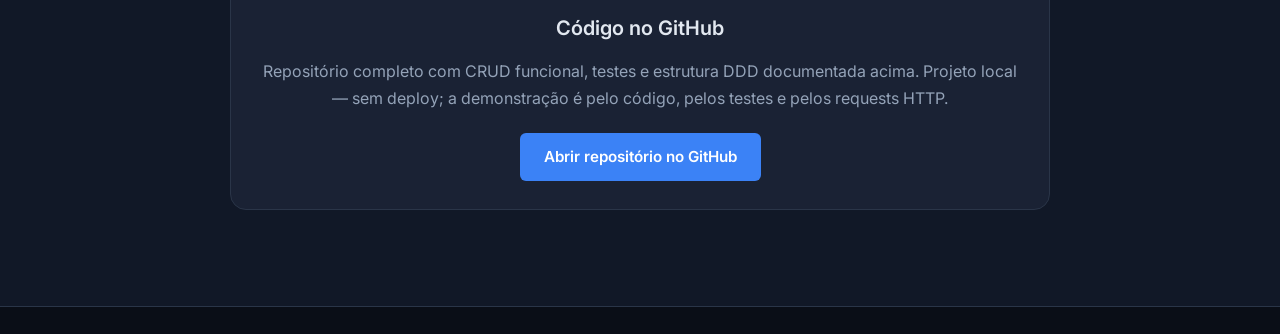
<file: api-rest-java-bootcamp-santander.html>
<!DOCTYPE html>
<html lang="pt-BR">
<head>
  <meta charset="UTF-8">
  <meta name="viewport" content="width=device-width, initial-scale=1.0, viewport-fit=cover">
  <meta name="description" content="Task Manager — API REST com Spring Boot e DDD. CRUD de tarefas, use cases, repositório em memória com HashMap, sem banco de dados. Bootcamp Santander DIO.">
  <title>Task Manager · API REST Spring Boot | Eduardo</title>
  <link rel="preconnect" href="https://fonts.googleapis.com">
  <link rel="preconnect" href="https://fonts.gstatic.com" crossorigin>
  <link href="https://fonts.googleapis.com/css2?family=Inter:wght@400;500;600;700&family=JetBrains+Mono:wght@400;500&display=swap" rel="stylesheet">
  <link rel="stylesheet" href="assets/css/styles.css">
</head>
<body>

  <header class="header" id="header">
    <nav class="nav container">
      <a href="index.html#home" class="nav__logo">&lt;Eduardo /&gt;</a>
      <button class="nav__toggle" id="nav-toggle" aria-label="Abrir menu" aria-expanded="false">
        <span></span>
        <span></span>
        <span></span>
      </button>
      <ul class="nav__menu" id="nav-menu">
        <li><a href="index.html#home" class="nav__link">Home</a></li>
        <li><a href="index.html#tecnologias" class="nav__link">Tecnologias</a></li>
        <li><a href="index.html#sobre" class="nav__link">Sobre</a></li>
        <li><a href="index.html#projetos" class="nav__link active">Projetos</a></li>
        <li><a href="index.html#contato" class="nav__link nav__link--cta">Contato</a></li>
      </ul>
    </nav>
  </header>

  <main class="project-detail">

    <section class="project-detail__hero section">
      <div class="container">
        <a href="index.html#projetos" class="project-detail__back">← Voltar aos projetos</a>
        <p class="project-detail__eyebrow">Bootcamp Santander · DIO · Estudos</p>
        <h1 class="project-detail__title">Task Manager — API REST</h1>
        <p class="project-detail__intro">
          Gerenciador de tarefas com <strong>Spring Boot</strong>, organizado em camadas
          (<strong>domain</strong>, <strong>application</strong>, <strong>infrastructure</strong>) no estilo DDD.
          Cada operação passa por um <strong>use case</strong> dedicado; a persistência é em memória com
          <code>HashMap</code>, sem banco de dados — foco em praticar injeção de dependência, REST e separação
          de responsabilidades antes de evoluir para JPA e Security na trilha.
        </p>
        <div class="project-detail__actions">
          <a href="https://github.com/eduardocintrasantos/api-rest-java-bootcamp-santander" target="_blank" rel="noopener noreferrer" class="btn btn--primary">
            Ver código no GitHub
          </a>
          <a href="#inicio-rapido" class="btn btn--outline">Início rápido</a>
          <a href="#endpoints" class="btn btn--outline">Endpoints</a>
          <a href="#arquitetura" class="btn btn--outline">Arquitetura</a>
        </div>
        <div class="project-detail__tags">
          <span>Java</span>
          <span>Spring Boot</span>
          <span>REST API</span>
          <span>DDD</span>
          <span>Use Cases</span>
          <span>HashMap</span>
          <span>Gradle</span>
        </div>
      </div>
    </section>

    <section class="project-detail__section section">
      <div class="container project-detail__grid">

        <article class="project-detail__card">
          <h2>O que é este projeto</h2>
          <p>
            Continuação natural dos <a href="bootcamp-santander-dio.html">exercícios de POO no terminal</a>:
            a mesma ideia de domínio no centro e repositório trocável, agora exposta por HTTP com JSON.
            O recurso central é a <strong>Task</strong> — título, descrição opcional e status
            (<code>PENDING</code>, <code>IN_PROGRESS</code>, <code>COMPLETED</code>).
          </p>
          <p>
            Deliberadamente <strong>sem banco de dados</strong>: o
            <code>InMemoryTaskRepository</code> guarda tarefas em um <code>Map&lt;TaskId, Task&gt;</code>
            para isolar a regra de negócio da infraestrutura e praticar o contrato
            <code>TaskRepository</code> antes de plugar Postgres ou JPA.
          </p>
        </article>

        <article class="project-detail__card" id="inicio-rapido">
          <h2>Início rápido</h2>
          <p>
            Projeto Gradle com Spring Boot. Sobe na porta padrão <code>8080</code> — sem Docker nem banco.
          </p>
          <ul class="project-detail__list">
            <li><strong>1.</strong> Java 25 (toolchain definida no <code>build.gradle</code>)</li>
            <li><strong>2.</strong> Na pasta do repositório, subir a aplicação</li>
            <li><strong>3.</strong> Testar os endpoints em <code>http://localhost:8080/tasks</code></li>
          </ul>
          <pre class="project-detail__code"><code># Subir a API
./gradlew bootRun

# Windows
gradlew.bat bootRun

# Rodar testes
./gradlew test</code></pre>
          <p class="project-detail__run">
            <strong>Exemplo — criar tarefa:</strong>
          </p>
          <pre class="project-detail__code"><code>curl -X POST http://localhost:8080/tasks \
  -H "Content-Type: application/json" \
  -d '{"title":"Estudar Spring Boot","description":"Módulo REST"}'</code></pre>
        </article>

        <article class="project-detail__card" id="endpoints">
          <h2>Endpoints REST</h2>
          <p>
            Um único controller (<code>TaskController</code>) concentra todas as rotas em
            <code>/tasks</code>. Ele recebe DTOs HTTP, converte para input da camada application
            e devolve <code>TaskResponseDTO</code> em JSON.
          </p>
          <ul class="project-detail__list">
            <li><strong>POST /tasks</strong> — cria tarefa (status inicial <code>PENDING</code>)</li>
            <li><strong>GET /tasks</strong> — lista todas as tarefas</li>
            <li><strong>GET /tasks/{id}</strong> — busca por UUID</li>
            <li><strong>PATCH /tasks/{id}</strong> — atualização parcial (título, descrição e/ou status)</li>
            <li><strong>DELETE /tasks/{id}</strong> — remove tarefa (<code>204 No Content</code>)</li>
          </ul>
          <pre class="project-detail__code"><code>// Resposta JSON (exemplo)
{
  "id": "a1b2c3d4-e5f6-7890-abcd-ef1234567890",
  "title": "Estudar Spring Boot",
  "description": "Módulo REST",
  "status": "PENDING"
}</code></pre>
          <p>
            Atualização parcial via PATCH — campos omitidos não são alterados:
          </p>
          <pre class="project-detail__code"><code>curl -X PATCH http://localhost:8080/tasks/{id} \
  -H "Content-Type: application/json" \
  -d '{"status":"IN_PROGRESS"}'</code></pre>
        </article>

        <article class="project-detail__card" id="arquitetura">
          <h2>Arquitetura em camadas (DDD)</h2>
          <p>
            Três pacotes principais, com o domínio independente de Spring e HTTP:
          </p>
          <pre class="project-detail__code"><code>dio.taskmanager/
├── domain/
│   ├── Task.java              # entidade + regras de update
│   ├── TaskId.java            # value object (UUID)
│   ├── TaskStatus.java        # PENDING | IN_PROGRESS | COMPLETED
│   └── TaskRepository.java    # contrato (interface)
├── application/
│   ├── CreateTaskUseCase.java
│   ├── GetTaskUseCase.java
│   ├── GetTaskByIdUseCase.java
│   ├── UpdateTaskUseCase.java
│   ├── DeleteTaskUseCase.java
│   └── input/ · output/       # DTOs da camada de aplicação
└── infrastructure/
    ├── repository/
    │   └── InMemoryTaskRepository.java   # HashMap em memória
    └── http/
        ├── TaskController.java           # todas as rotas REST
        ├── GlobalExceptionHandler.java
        └── request/ · response/          # DTOs HTTP</code></pre>
          <ul class="project-detail__list">
            <li><strong>Domain:</strong> <code>Task</code> valida título e encapsula mudança de estado via <code>update()</code></li>
            <li><strong>Application:</strong> um use case por operação — orquestra domínio + repositório</li>
            <li><strong>Infrastructure:</strong> implementação concreta do repositório e adaptadores HTTP (request/response DTOs)</li>
            <li><strong>Controller:</strong> só traduz HTTP ↔ use cases — sem regra de negócio</li>
          </ul>
        </article>

        <article class="project-detail__card" id="decisoes">
          <h2>Decisões técnicas</h2>

          <div class="project-detail__decision">
            <h3>Por que use case em vez de um service monolítico?</h3>
            <p>
              Cada operação (criar, listar, buscar, atualizar, deletar) tem uma classe própria anotada com
              <code>@Service</code>. Isso deixa a intenção explícita, facilita testes isolados com Mockito
              e espelha o padrão que vi nos exercícios de POO — só que com Spring cuidando da injeção.
            </p>
          </div>

          <div class="project-detail__decision">
            <h3>Dois tipos de DTO — HTTP e application</h3>
            <p>
              <code>CreateTaskRequestDTO</code> e <code>UpdateTaskRequest</code> ficam em
              <code>infrastructure/http</code>; <code>CreateTaskInputDTO</code> e
              <code>UpdateTaskInputDTO</code> ficam em <code>application/input</code>.
              O controller converte request → input; o use case nunca depende de anotações web.
            </p>
          </div>

          <div class="project-detail__decision">
            <h3>Repositório em memória com HashMap</h3>
            <p>
              <code>InMemoryTaskRepository</code> implementa <code>TaskRepository</code> com
              <code>Map&lt;TaskId, Task&gt;</code>. Mesma abordagem do exercício 3 do bootcamp POO —
              trocar a implementação depois (JPA, JDBC) sem alterar os use cases.
            </p>
          </div>

          <div class="project-detail__decision">
            <h3>TaskId como value object</h3>
            <p>
              <code>TaskId</code> é um <code>record</code> que encapsula <code>UUID</code> e gera id
              automaticamente no construtor vazio. O domínio não expõe UUID cru — a infraestrutura
              converte na borda do controller.
            </p>
          </div>
        </article>

        <article class="project-detail__card" id="testes">
          <h2>Testes</h2>
          <p>
            Cobertura focada em regras e persistência em memória, sem subir o contexto Spring inteiro
            nos testes unitários principais:
          </p>
          <ul class="project-detail__list">
            <li><strong>CreateTaskUseCaseTest</strong> — valida campos do output (título, descrição, status <code>PENDING</code>, id gerado)</li>
            <li><strong>InMemoryTaskRepositoryTest</strong> — save, findAll, findById e delete no HashMap</li>
            <li><strong>TaskmanagerApplicationTests</strong> — smoke test de contexto Spring Boot</li>
          </ul>
          <pre class="project-detail__code"><code>./gradlew test</code></pre>
        </article>

        <article class="project-detail__card" id="stack">
          <h2>Stack</h2>
          <ul class="project-detail__list">
            <li><strong>Java 25</strong> + <strong>Gradle</strong></li>
            <li><strong>Spring Boot 4.1</strong> — starter web, embedded Tomcat, DI</li>
            <li><strong>Lombok</strong> — getters/setters na entidade <code>Task</code></li>
            <li><strong>JUnit 5 + Mockito + AssertJ</strong> — testes unitários</li>
            <li><strong>Sem banco</strong> — persistência em memória apenas</li>
          </ul>
          <p>
            Próximos passos na trilha do bootcamp: Bean Validation, OpenAPI/Swagger, Spring Data JPA
            e Security — este repositório cobre o núcleo REST + camadas.
          </p>
        </article>

        <article class="project-detail__card">
          <h2>Relação com os outros projetos do bootcamp</h2>
          <p>
            Os exercícios de <a href="bootcamp-santander-dio.html">POO no terminal</a> introduziram
            domínio, interface de repositório e service. O <a href="jdbc-sample.html">JDBC Sample</a>
            mostrou persistência real com SQL. Este Task Manager junta HTTP (Spring) com a mesma
            organização em camadas — passo natural antes de trocar o HashMap por Postgres ou JPA.
          </p>
        </article>

        <article class="project-detail__card project-detail__card--cta">
          <h2>Código no GitHub</h2>
          <p>
            Repositório completo com CRUD funcional, testes e estrutura DDD documentada acima.
            Projeto local — sem deploy; a demonstração é pelo código, pelos testes e pelos requests HTTP.
          </p>
          <a href="https://github.com/eduardocintrasantos/api-rest-java-bootcamp-santander" target="_blank" rel="noopener noreferrer" class="btn btn--primary">
            Abrir repositório no GitHub
          </a>
        </article>

      </div>
    </section>

  </main>

  <footer class="footer">
    <div class="container footer__inner">
      <p>&copy; 2026 Eduardo. Desenvolvido com HTML, CSS e JavaScript.</p>
      <a href="index.html#home" class="footer__top" aria-label="Voltar ao topo">↑ Topo</a>
    </div>
  </footer>

  <script src="assets/js/main.js"></script>
</body>
</html>
</file>
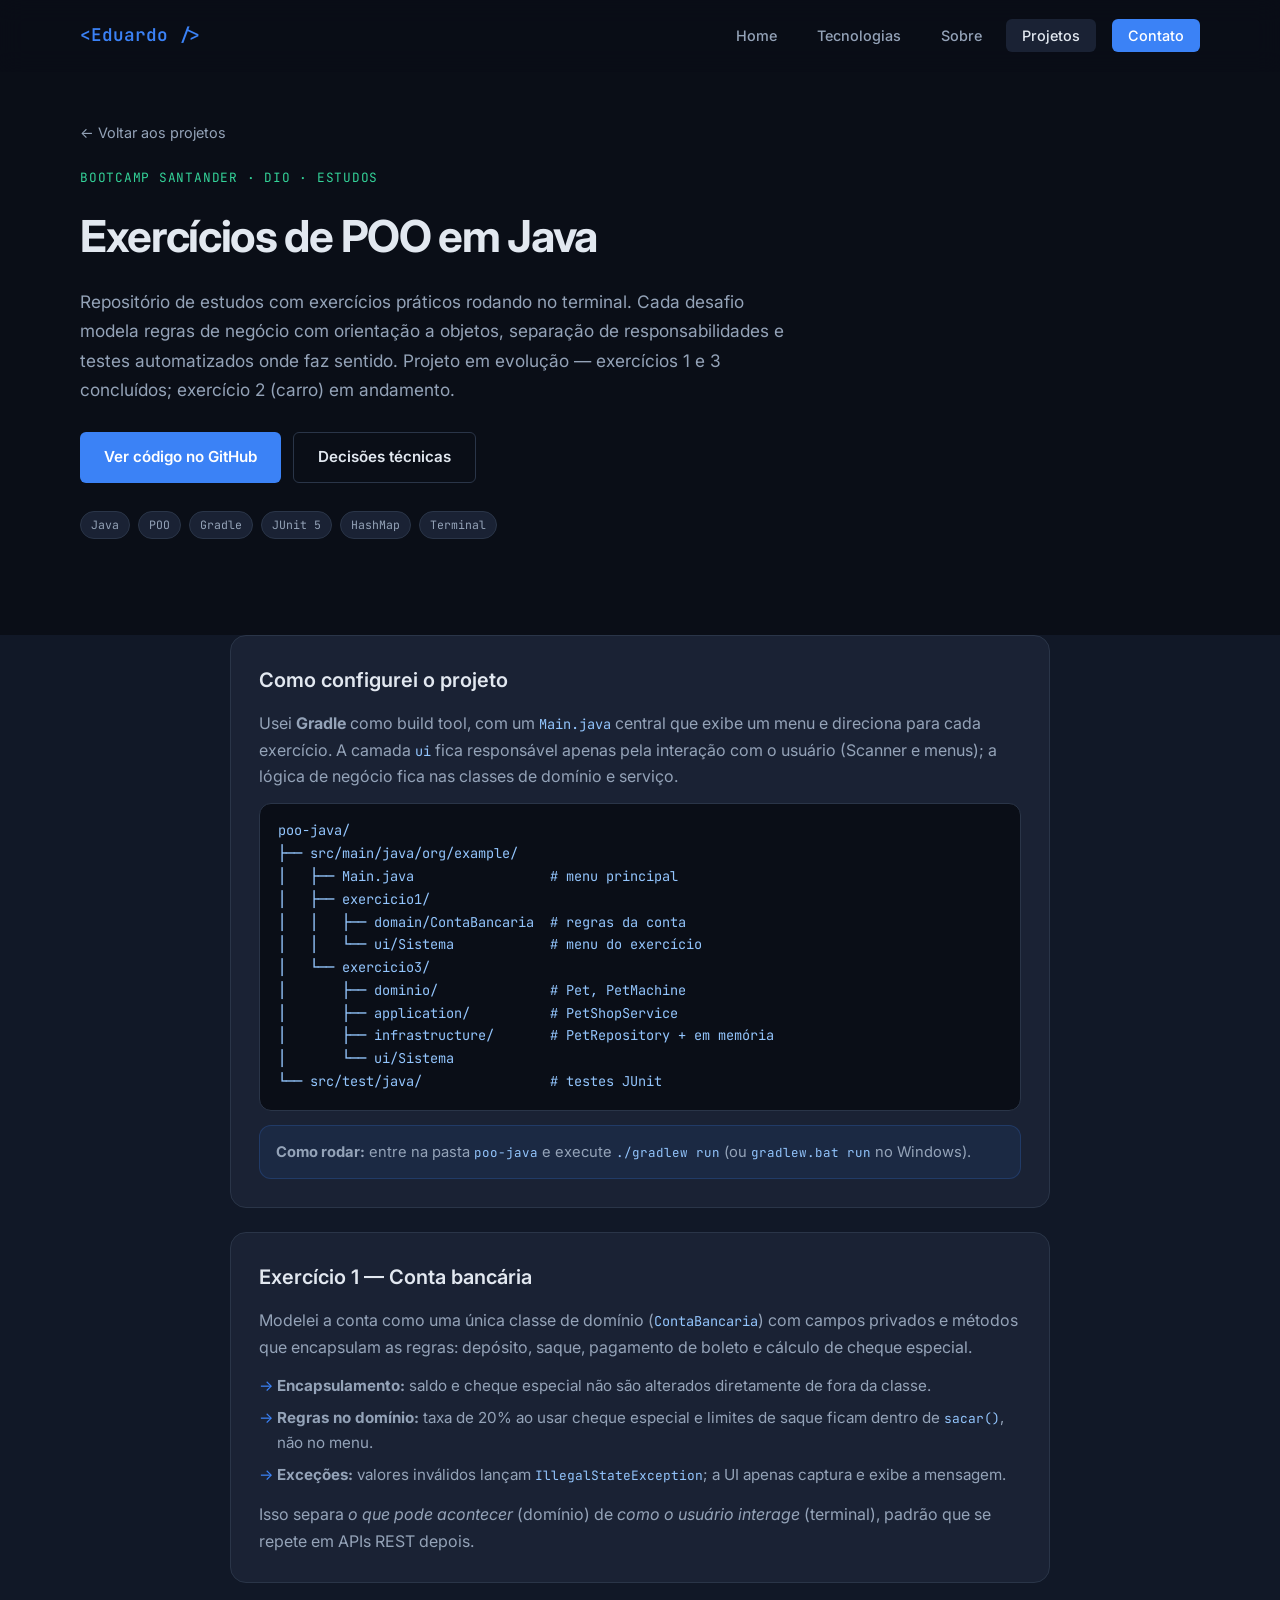
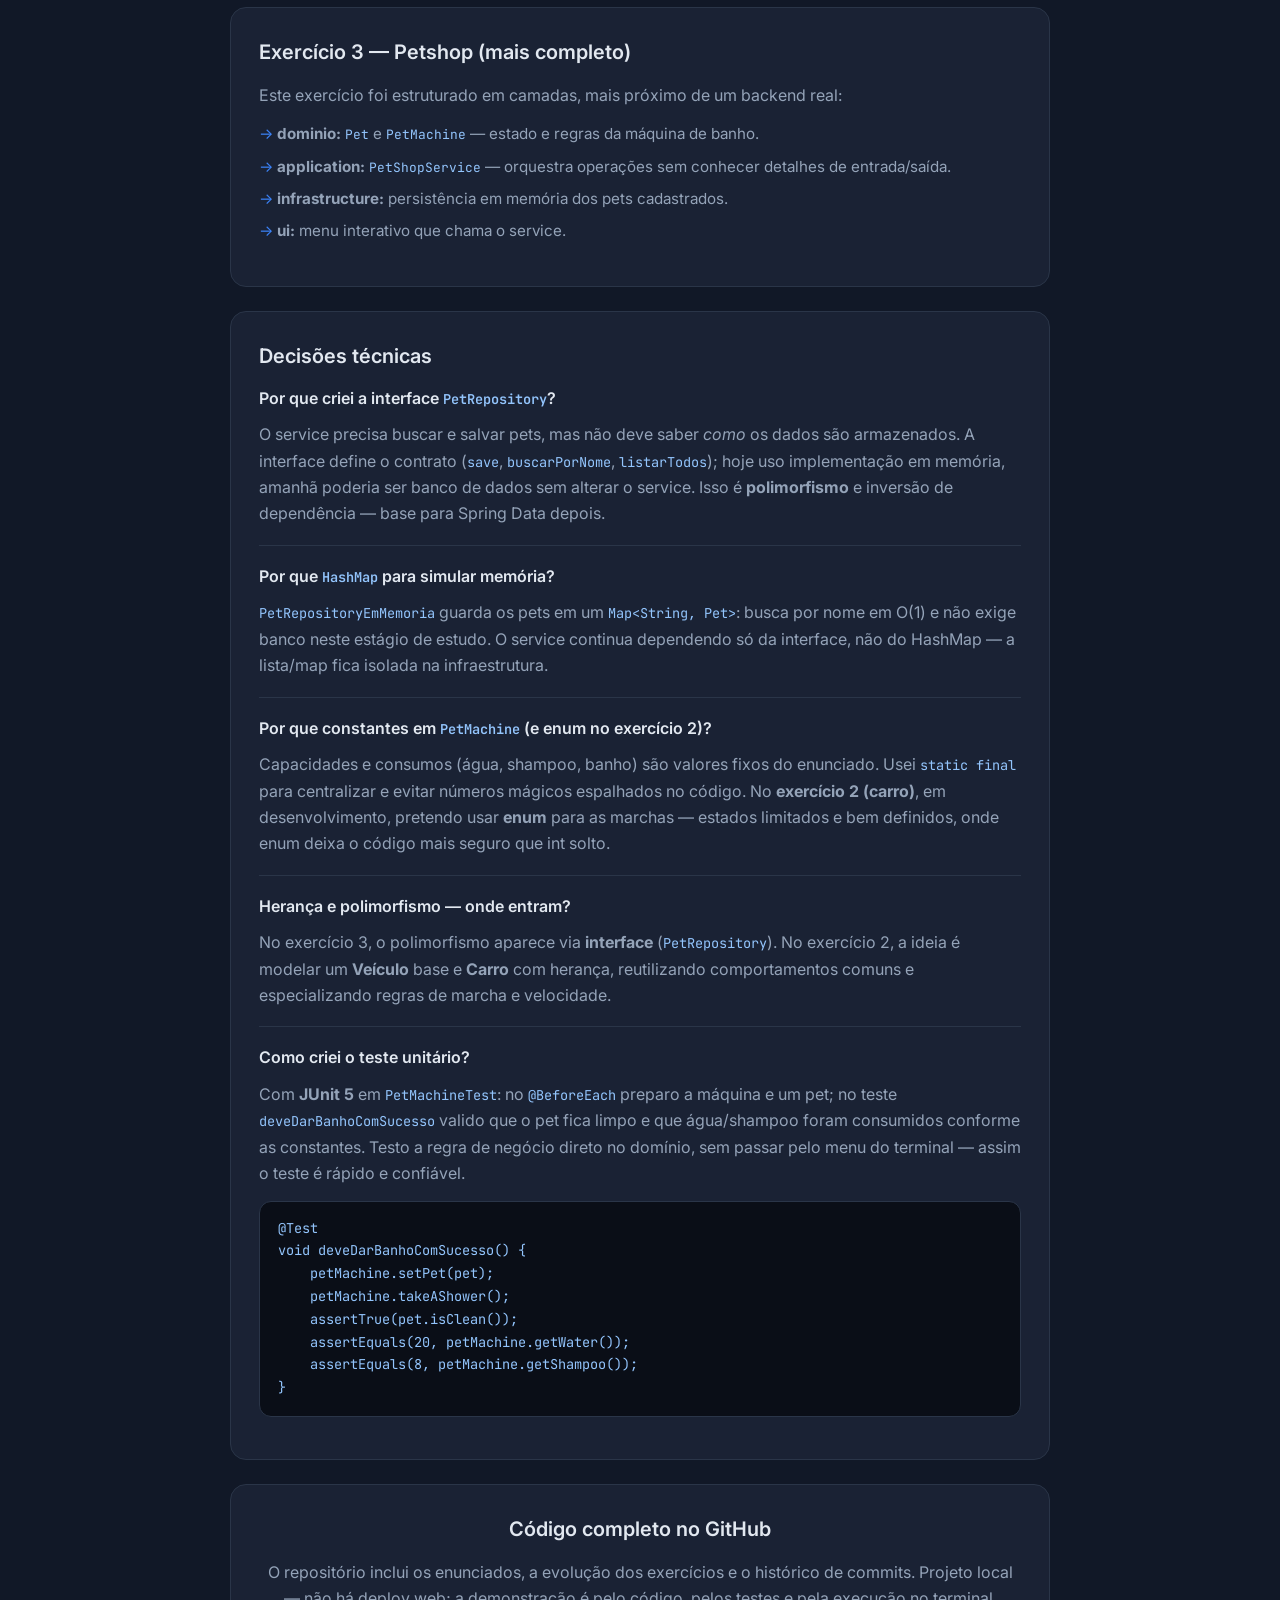
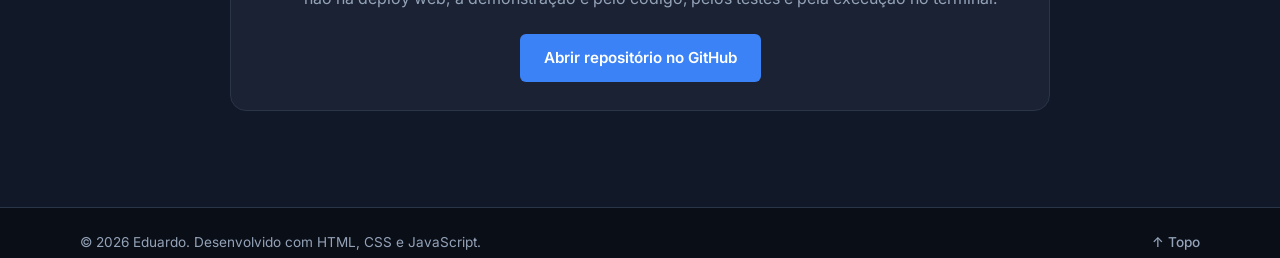
<file: bootcamp-santander-dio.html>
<!DOCTYPE html>
<html lang="pt-BR">
<head>
  <meta charset="UTF-8">
  <meta name="viewport" content="width=device-width, initial-scale=1.0, viewport-fit=cover">
  <meta name="description" content="Exercícios de POO em Java — Bootcamp Santander DIO. Encapsulamento, interfaces, repositório em memória e testes unitários.">
  <title>Bootcamp Santander DIO · POO Java | Eduardo</title>
  <link rel="preconnect" href="https://fonts.googleapis.com">
  <link rel="preconnect" href="https://fonts.gstatic.com" crossorigin>
  <link href="https://fonts.googleapis.com/css2?family=Inter:wght@400;500;600;700&family=JetBrains+Mono:wght@400;500&display=swap" rel="stylesheet">
  <link rel="stylesheet" href="assets/css/styles.css">
</head>
<body>

  <header class="header" id="header">
    <nav class="nav container">
      <a href="index.html#home" class="nav__logo">&lt;Eduardo /&gt;</a>
      <button class="nav__toggle" id="nav-toggle" aria-label="Abrir menu" aria-expanded="false">
        <span></span>
        <span></span>
        <span></span>
      </button>
      <ul class="nav__menu" id="nav-menu">
        <li><a href="index.html#home" class="nav__link">Home</a></li>
        <li><a href="index.html#tecnologias" class="nav__link">Tecnologias</a></li>
        <li><a href="index.html#sobre" class="nav__link">Sobre</a></li>
        <li><a href="index.html#projetos" class="nav__link active">Projetos</a></li>
        <li><a href="index.html#contato" class="nav__link nav__link--cta">Contato</a></li>
      </ul>
    </nav>
  </header>

  <main class="project-detail">

    <section class="project-detail__hero section">
      <div class="container">
        <a href="index.html#projetos" class="project-detail__back">← Voltar aos projetos</a>
        <p class="project-detail__eyebrow">Bootcamp Santander · DIO · Estudos</p>
        <h1 class="project-detail__title">Exercícios de POO em Java</h1>
        <p class="project-detail__intro">
          Repositório de estudos com exercícios práticos rodando no terminal. Cada desafio modela regras
          de negócio com orientação a objetos, separação de responsabilidades e testes automatizados
          onde faz sentido. Projeto em evolução — exercícios 1 e 3 concluídos; exercício 2 (carro) em andamento.
        </p>
        <div class="project-detail__actions">
          <a href="https://github.com/eduardocintrasantos/poo-java-bootcamp-santander-dio" target="_blank" rel="noopener noreferrer" class="btn btn--primary">
            Ver código no GitHub
          </a>
          <a href="#decisoes" class="btn btn--outline">Decisões técnicas</a>
        </div>
        <div class="project-detail__tags">
          <span>Java</span>
          <span>POO</span>
          <span>Gradle</span>
          <span>JUnit 5</span>
          <span>HashMap</span>
          <span>Terminal</span>
        </div>
      </div>
    </section>

    <section class="project-detail__section section">
      <div class="container project-detail__grid">
        <article class="project-detail__card">
          <h2>Como configurei o projeto</h2>
          <p>
            Usei <strong>Gradle</strong> como build tool, com um <code>Main.java</code> central que exibe um menu
            e direciona para cada exercício. A camada <code>ui</code> fica responsável apenas pela interação
            com o usuário (Scanner e menus); a lógica de negócio fica nas classes de domínio e serviço.
          </p>
          <pre class="project-detail__code"><code>poo-java/
├── src/main/java/org/example/
│   ├── Main.java                 # menu principal
│   ├── exercicio1/
│   │   ├── domain/ContaBancaria  # regras da conta
│   │   └── ui/Sistema            # menu do exercício
│   └── exercicio3/
│       ├── dominio/              # Pet, PetMachine
│       ├── application/          # PetShopService
│       ├── infrastructure/       # PetRepository + em memória
│       └── ui/Sistema
└── src/test/java/                # testes JUnit</code></pre>
          <p class="project-detail__run"><strong>Como rodar:</strong> entre na pasta <code>poo-java</code> e execute <code>./gradlew run</code> (ou <code>gradlew.bat run</code> no Windows).</p>
        </article>

        <article class="project-detail__card" id="exercicio-1">
          <h2>Exercício 1 — Conta bancária</h2>
          <p>
            Modelei a conta como uma única classe de domínio (<code>ContaBancaria</code>) com campos privados
            e métodos que encapsulam as regras: depósito, saque, pagamento de boleto e cálculo de cheque especial.
          </p>
          <ul class="project-detail__list">
            <li><strong>Encapsulamento:</strong> saldo e cheque especial não são alterados diretamente de fora da classe.</li>
            <li><strong>Regras no domínio:</strong> taxa de 20% ao usar cheque especial e limites de saque ficam dentro de <code>sacar()</code>, não no menu.</li>
            <li><strong>Exceções:</strong> valores inválidos lançam <code>IllegalStateException</code>; a UI apenas captura e exibe a mensagem.</li>
          </ul>
          <p>
            Isso separa <em>o que pode acontecer</em> (domínio) de <em>como o usuário interage</em> (terminal),
            padrão que se repete em APIs REST depois.
          </p>
        </article>

        <article class="project-detail__card" id="exercicio-3">
          <h2>Exercício 3 — Petshop (mais completo)</h2>
          <p>
            Este exercício foi estruturado em camadas, mais próximo de um backend real:
          </p>
          <ul class="project-detail__list">
            <li><strong>dominio:</strong> <code>Pet</code> e <code>PetMachine</code> — estado e regras da máquina de banho.</li>
            <li><strong>application:</strong> <code>PetShopService</code> — orquestra operações sem conhecer detalhes de entrada/saída.</li>
            <li><strong>infrastructure:</strong> persistência em memória dos pets cadastrados.</li>
            <li><strong>ui:</strong> menu interativo que chama o service.</li>
          </ul>
        </article>

        <article class="project-detail__card" id="decisoes">
          <h2>Decisões técnicas</h2>

          <div class="project-detail__decision">
            <h3>Por que criei a interface <code>PetRepository</code>?</h3>
            <p>
              O service precisa buscar e salvar pets, mas não deve saber <em>como</em> os dados são armazenados.
              A interface define o contrato (<code>save</code>, <code>buscarPorNome</code>, <code>listarTodos</code>);
              hoje uso implementação em memória, amanhã poderia ser banco de dados sem alterar o service.
              Isso é <strong>polimorfismo</strong> e inversão de dependência — base para Spring Data depois.
            </p>
          </div>

          <div class="project-detail__decision">
            <h3>Por que <code>HashMap</code> para simular memória?</h3>
            <p>
              <code>PetRepositoryEmMemoria</code> guarda os pets em um <code>Map&lt;String, Pet&gt;</code>:
              busca por nome em O(1) e não exige banco neste estágio de estudo. O service continua dependendo
              só da interface, não do HashMap — a lista/map fica isolada na infraestrutura.
            </p>
          </div>

          <div class="project-detail__decision">
            <h3>Por que constantes em <code>PetMachine</code> (e enum no exercício 2)?</h3>
            <p>
              Capacidades e consumos (água, shampoo, banho) são valores fixos do enunciado. Usei
              <code>static final</code> para centralizar e evitar números mágicos espalhados no código.
              No <strong>exercício 2 (carro)</strong>, em desenvolvimento, pretendo usar <strong>enum</strong>
              para as marchas — estados limitados e bem definidos, onde enum deixa o código mais seguro
              que int solto.
            </p>
          </div>

          <div class="project-detail__decision">
            <h3>Herança e polimorfismo — onde entram?</h3>
            <p>
              No exercício 3, o polimorfismo aparece via <strong>interface</strong> (<code>PetRepository</code>).
              No exercício 2, a ideia é modelar um <strong>Veículo</strong> base e <strong>Carro</strong> com
              herança, reutilizando comportamentos comuns e especializando regras de marcha e velocidade.
            </p>
          </div>

          <div class="project-detail__decision">
            <h3>Como criei o teste unitário?</h3>
            <p>
              Com <strong>JUnit 5</strong> em <code>PetMachineTest</code>: no <code>@BeforeEach</code> preparo
              a máquina e um pet; no teste <code>deveDarBanhoComSucesso</code> valido que o pet fica limpo
              e que água/shampoo foram consumidos conforme as constantes. Testo a regra de negócio direto
              no domínio, sem passar pelo menu do terminal — assim o teste é rápido e confiável.
            </p>
            <pre class="project-detail__code"><code>@Test
void deveDarBanhoComSucesso() {
    petMachine.setPet(pet);
    petMachine.takeAShower();
    assertTrue(pet.isClean());
    assertEquals(20, petMachine.getWater());
    assertEquals(8, petMachine.getShampoo());
}</code></pre>
          </div>
        </article>

        <article class="project-detail__card project-detail__card--cta">
          <h2>Código completo no GitHub</h2>
          <p>
            O repositório inclui os enunciados, a evolução dos exercícios e o histórico de commits.
            Projeto local — não há deploy web; a demonstração é pelo código, pelos testes e pela execução no terminal.
          </p>
          <a href="https://github.com/eduardocintrasantos/poo-java-bootcamp-santander-dio" target="_blank" rel="noopener noreferrer" class="btn btn--primary">
            Abrir repositório no GitHub
          </a>
        </article>
      </div>
    </section>

  </main>

  <footer class="footer">
    <div class="container footer__inner">
      <p>&copy; 2026 Eduardo. Desenvolvido com HTML, CSS e JavaScript.</p>
      <a href="index.html#home" class="footer__top" aria-label="Voltar ao topo">↑ Topo</a>
    </div>
  </footer>

  <script src="assets/js/main.js"></script>
</body>
</html>
</file>
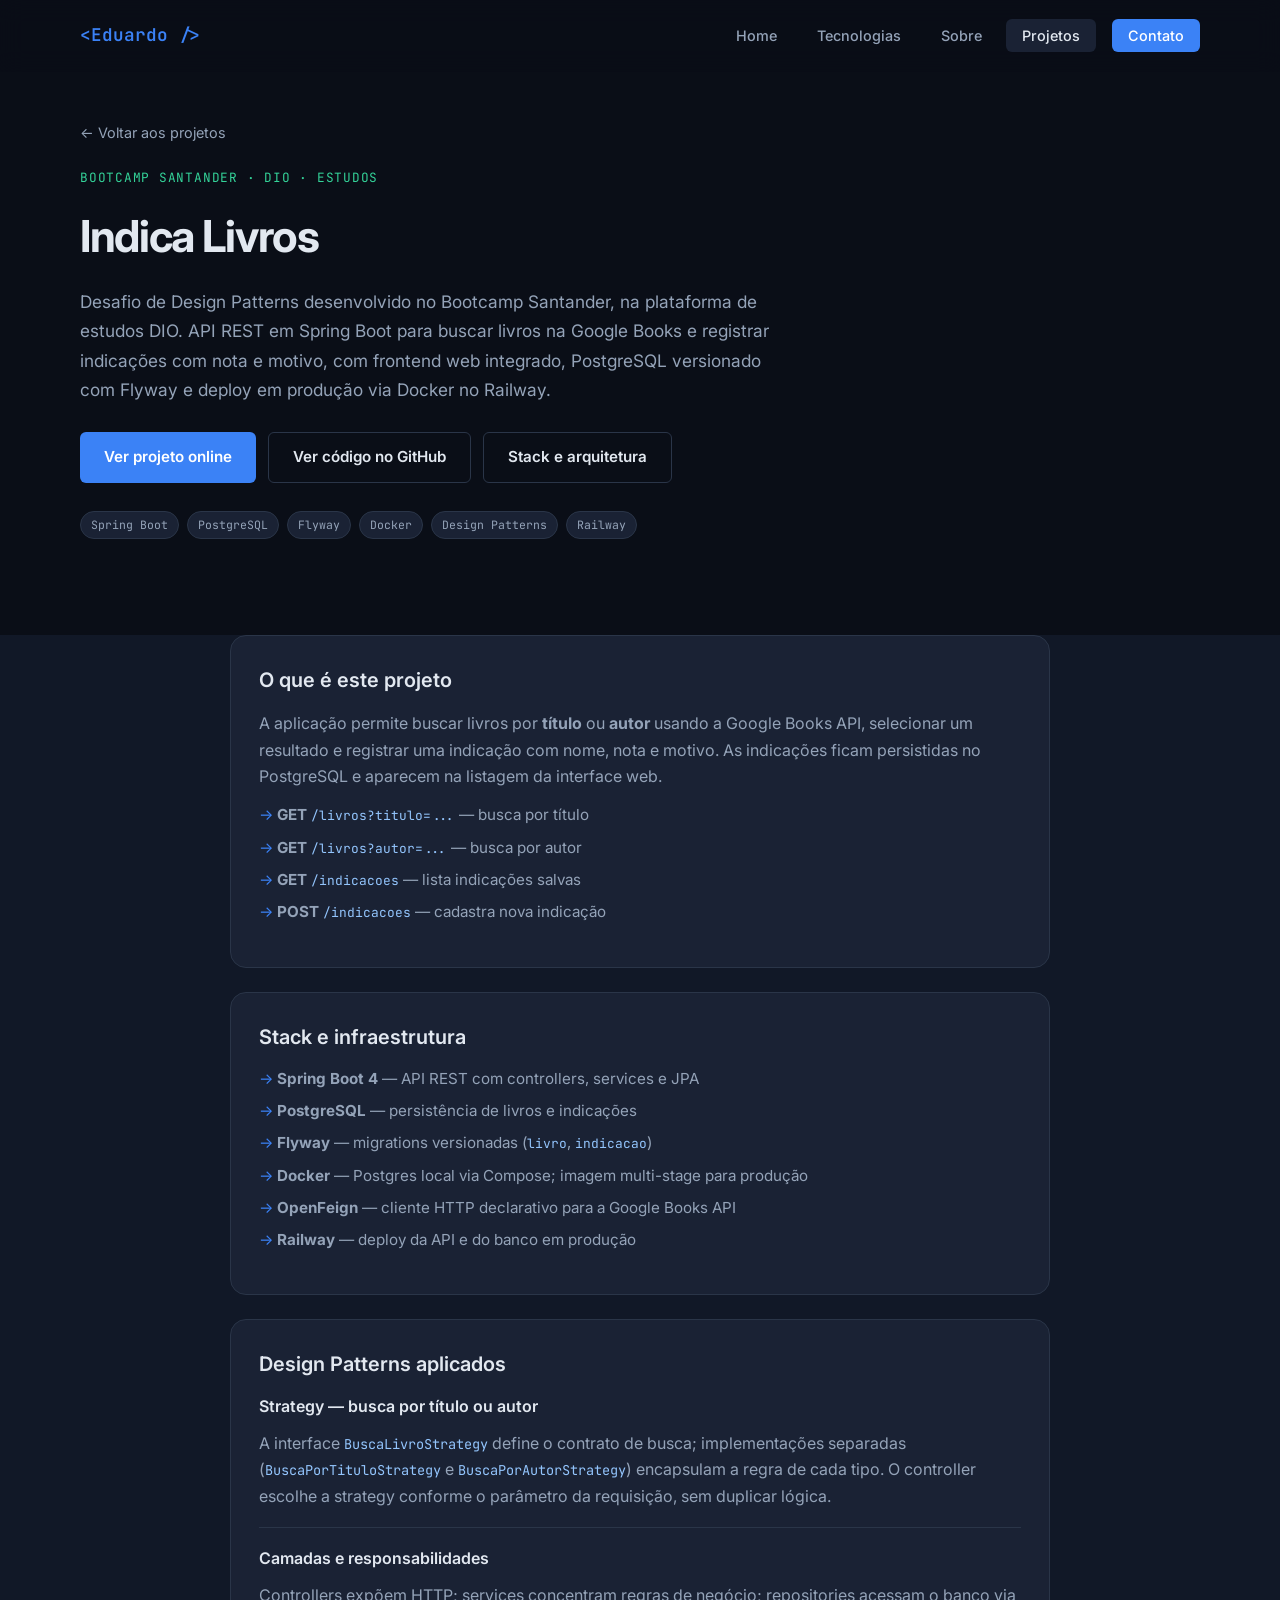
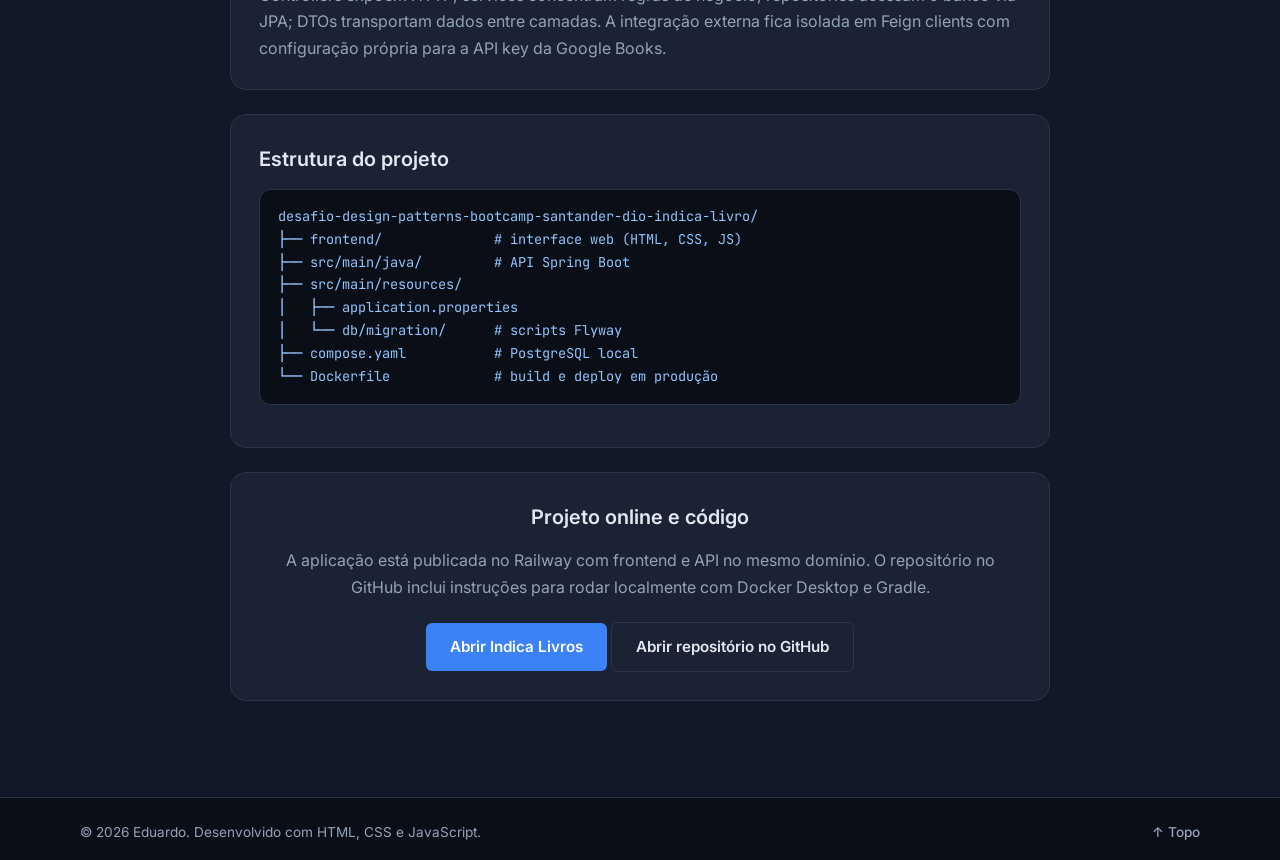
<file: indica-livros.html>
<!DOCTYPE html>
<html lang="pt-BR">
<head>
  <meta charset="UTF-8">
  <meta name="viewport" content="width=device-width, initial-scale=1.0, viewport-fit=cover">
  <meta name="description" content="Indica Livros — API REST em Spring Boot do Bootcamp Santander DIO. Busca na Google Books, indicações com PostgreSQL, Flyway e deploy com Docker.">
  <title>Indica Livros · Spring Boot | Eduardo</title>
  <link rel="preconnect" href="https://fonts.googleapis.com">
  <link rel="preconnect" href="https://fonts.gstatic.com" crossorigin>
  <link href="https://fonts.googleapis.com/css2?family=Inter:wght@400;500;600;700&family=JetBrains+Mono:wght@400;500&display=swap" rel="stylesheet">
  <link rel="stylesheet" href="assets/css/styles.css">
</head>
<body>

  <header class="header" id="header">
    <nav class="nav container">
      <a href="index.html#home" class="nav__logo">&lt;Eduardo /&gt;</a>
      <button class="nav__toggle" id="nav-toggle" aria-label="Abrir menu" aria-expanded="false">
        <span></span>
        <span></span>
        <span></span>
      </button>
      <ul class="nav__menu" id="nav-menu">
        <li><a href="index.html#home" class="nav__link">Home</a></li>
        <li><a href="index.html#tecnologias" class="nav__link">Tecnologias</a></li>
        <li><a href="index.html#sobre" class="nav__link">Sobre</a></li>
        <li><a href="index.html#projetos" class="nav__link active">Projetos</a></li>
        <li><a href="index.html#contato" class="nav__link nav__link--cta">Contato</a></li>
      </ul>
    </nav>
  </header>

  <main class="project-detail">

    <section class="project-detail__hero section">
      <div class="container">
        <a href="index.html#projetos" class="project-detail__back">← Voltar aos projetos</a>
        <p class="project-detail__eyebrow">Bootcamp Santander · DIO · Estudos</p>
        <h1 class="project-detail__title">Indica Livros</h1>
        <p class="project-detail__intro">
          Desafio de Design Patterns desenvolvido no Bootcamp Santander, na plataforma de estudos DIO.
          API REST em Spring Boot para buscar livros na Google Books e registrar indicações com nota e motivo,
          com frontend web integrado, PostgreSQL versionado com Flyway e deploy em produção via Docker no Railway.
        </p>
        <div class="project-detail__actions">
          <a href="https://desafio-design-patterns-bootcamp-santander-dio-i-production.up.railway.app/" target="_blank" rel="noopener noreferrer" class="btn btn--primary">
            Ver projeto online
          </a>
          <a href="https://github.com/eduardocintrasantos/desafio-design-patterns-bootcamp-santander-dio-indica-livro" target="_blank" rel="noopener noreferrer" class="btn btn--outline">
            Ver código no GitHub
          </a>
          <a href="#stack" class="btn btn--outline">Stack e arquitetura</a>
        </div>
        <div class="project-detail__tags">
          <span>Spring Boot</span>
          <span>PostgreSQL</span>
          <span>Flyway</span>
          <span>Docker</span>
          <span>Design Patterns</span>
          <span>Railway</span>
        </div>
      </div>
    </section>

    <section class="project-detail__section section">
      <div class="container project-detail__grid">

        <article class="project-detail__card">
          <h2>O que é este projeto</h2>
          <p>
            A aplicação permite buscar livros por <strong>título</strong> ou <strong>autor</strong> usando a
            Google Books API, selecionar um resultado e registrar uma indicação com nome, nota e motivo.
            As indicações ficam persistidas no PostgreSQL e aparecem na listagem da interface web.
          </p>
          <ul class="project-detail__list">
            <li><strong>GET</strong> <code>/livros?titulo=...</code> — busca por título</li>
            <li><strong>GET</strong> <code>/livros?autor=...</code> — busca por autor</li>
            <li><strong>GET</strong> <code>/indicacoes</code> — lista indicações salvas</li>
            <li><strong>POST</strong> <code>/indicacoes</code> — cadastra nova indicação</li>
          </ul>
        </article>

        <article class="project-detail__card" id="stack">
          <h2>Stack e infraestrutura</h2>
          <ul class="project-detail__list">
            <li><strong>Spring Boot 4</strong> — API REST com controllers, services e JPA</li>
            <li><strong>PostgreSQL</strong> — persistência de livros e indicações</li>
            <li><strong>Flyway</strong> — migrations versionadas (<code>livro</code>, <code>indicacao</code>)</li>
            <li><strong>Docker</strong> — Postgres local via Compose; imagem multi-stage para produção</li>
            <li><strong>OpenFeign</strong> — cliente HTTP declarativo para a Google Books API</li>
            <li><strong>Railway</strong> — deploy da API e do banco em produção</li>
          </ul>
        </article>

        <article class="project-detail__card" id="decisoes">
          <h2>Design Patterns aplicados</h2>

          <div class="project-detail__decision">
            <h3>Strategy — busca por título ou autor</h3>
            <p>
              A interface <code>BuscaLivroStrategy</code> define o contrato de busca; implementações separadas
              (<code>BuscaPorTituloStrategy</code> e <code>BuscaPorAutorStrategy</code>) encapsulam a regra de
              cada tipo. O controller escolhe a strategy conforme o parâmetro da requisição, sem duplicar lógica.
            </p>
          </div>

          <div class="project-detail__decision">
            <h3>Camadas e responsabilidades</h3>
            <p>
              Controllers expõem HTTP; services concentram regras de negócio; repositories acessam o banco via JPA;
              DTOs transportam dados entre camadas. A integração externa fica isolada em Feign clients com configuração
              própria para a API key da Google Books.
            </p>
          </div>
        </article>

        <article class="project-detail__card">
          <h2>Estrutura do projeto</h2>
          <pre class="project-detail__code"><code>desafio-design-patterns-bootcamp-santander-dio-indica-livro/
├── frontend/              # interface web (HTML, CSS, JS)
├── src/main/java/         # API Spring Boot
├── src/main/resources/
│   ├── application.properties
│   └── db/migration/      # scripts Flyway
├── compose.yaml           # PostgreSQL local
└── Dockerfile             # build e deploy em produção</code></pre>
        </article>

        <article class="project-detail__card project-detail__card--cta">
          <h2>Projeto online e código</h2>
          <p>
            A aplicação está publicada no Railway com frontend e API no mesmo domínio.
            O repositório no GitHub inclui instruções para rodar localmente com Docker Desktop e Gradle.
          </p>
          <a href="https://desafio-design-patterns-bootcamp-santander-dio-i-production.up.railway.app/" target="_blank" rel="noopener noreferrer" class="btn btn--primary">
            Abrir Indica Livros
          </a>
          <a href="https://github.com/eduardocintrasantos/desafio-design-patterns-bootcamp-santander-dio-indica-livro" target="_blank" rel="noopener noreferrer" class="btn btn--outline">
            Abrir repositório no GitHub
          </a>
        </article>
      </div>
    </section>

  </main>

  <footer class="footer">
    <div class="container footer__inner">
      <p>&copy; 2026 Eduardo. Desenvolvido com HTML, CSS e JavaScript.</p>
      <a href="index.html#home" class="footer__top" aria-label="Voltar ao topo">↑ Topo</a>
    </div>
  </footer>

  <script src="assets/js/main.js"></script>
</body>
</html>
</file>
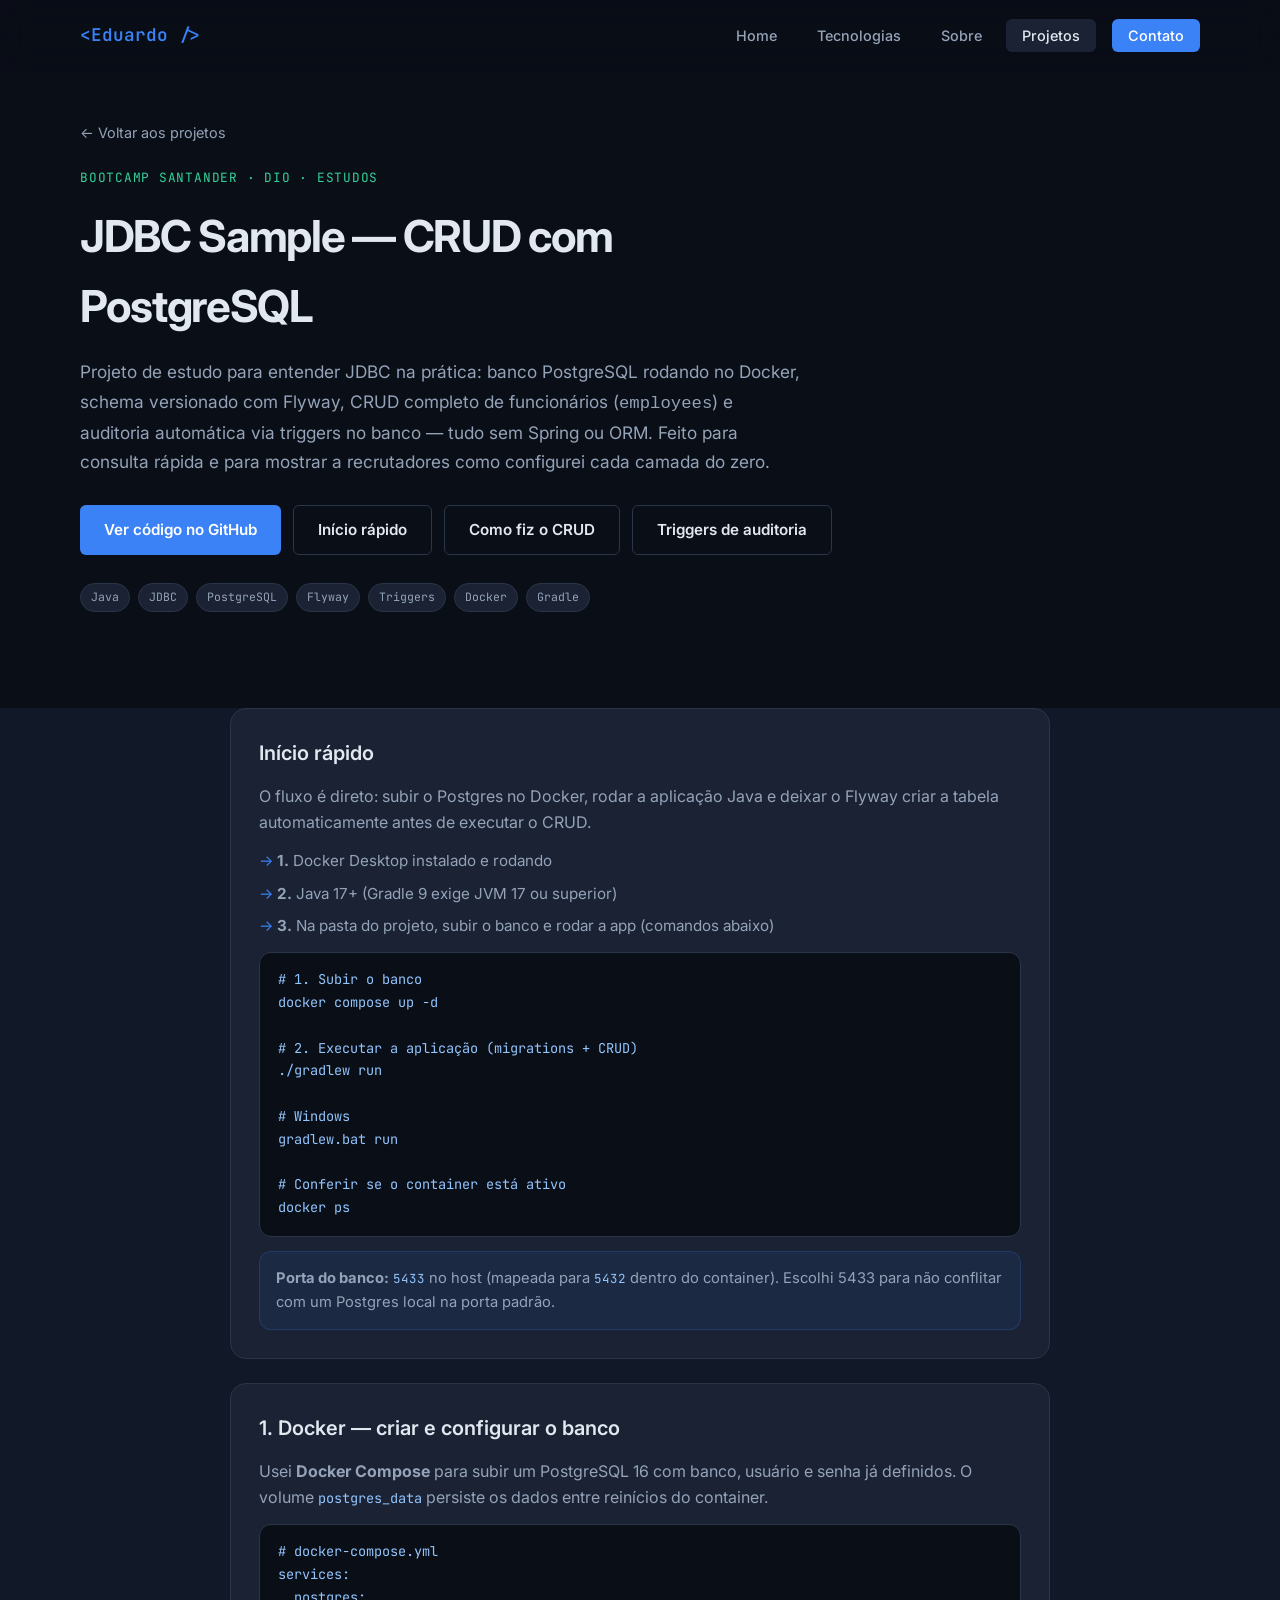
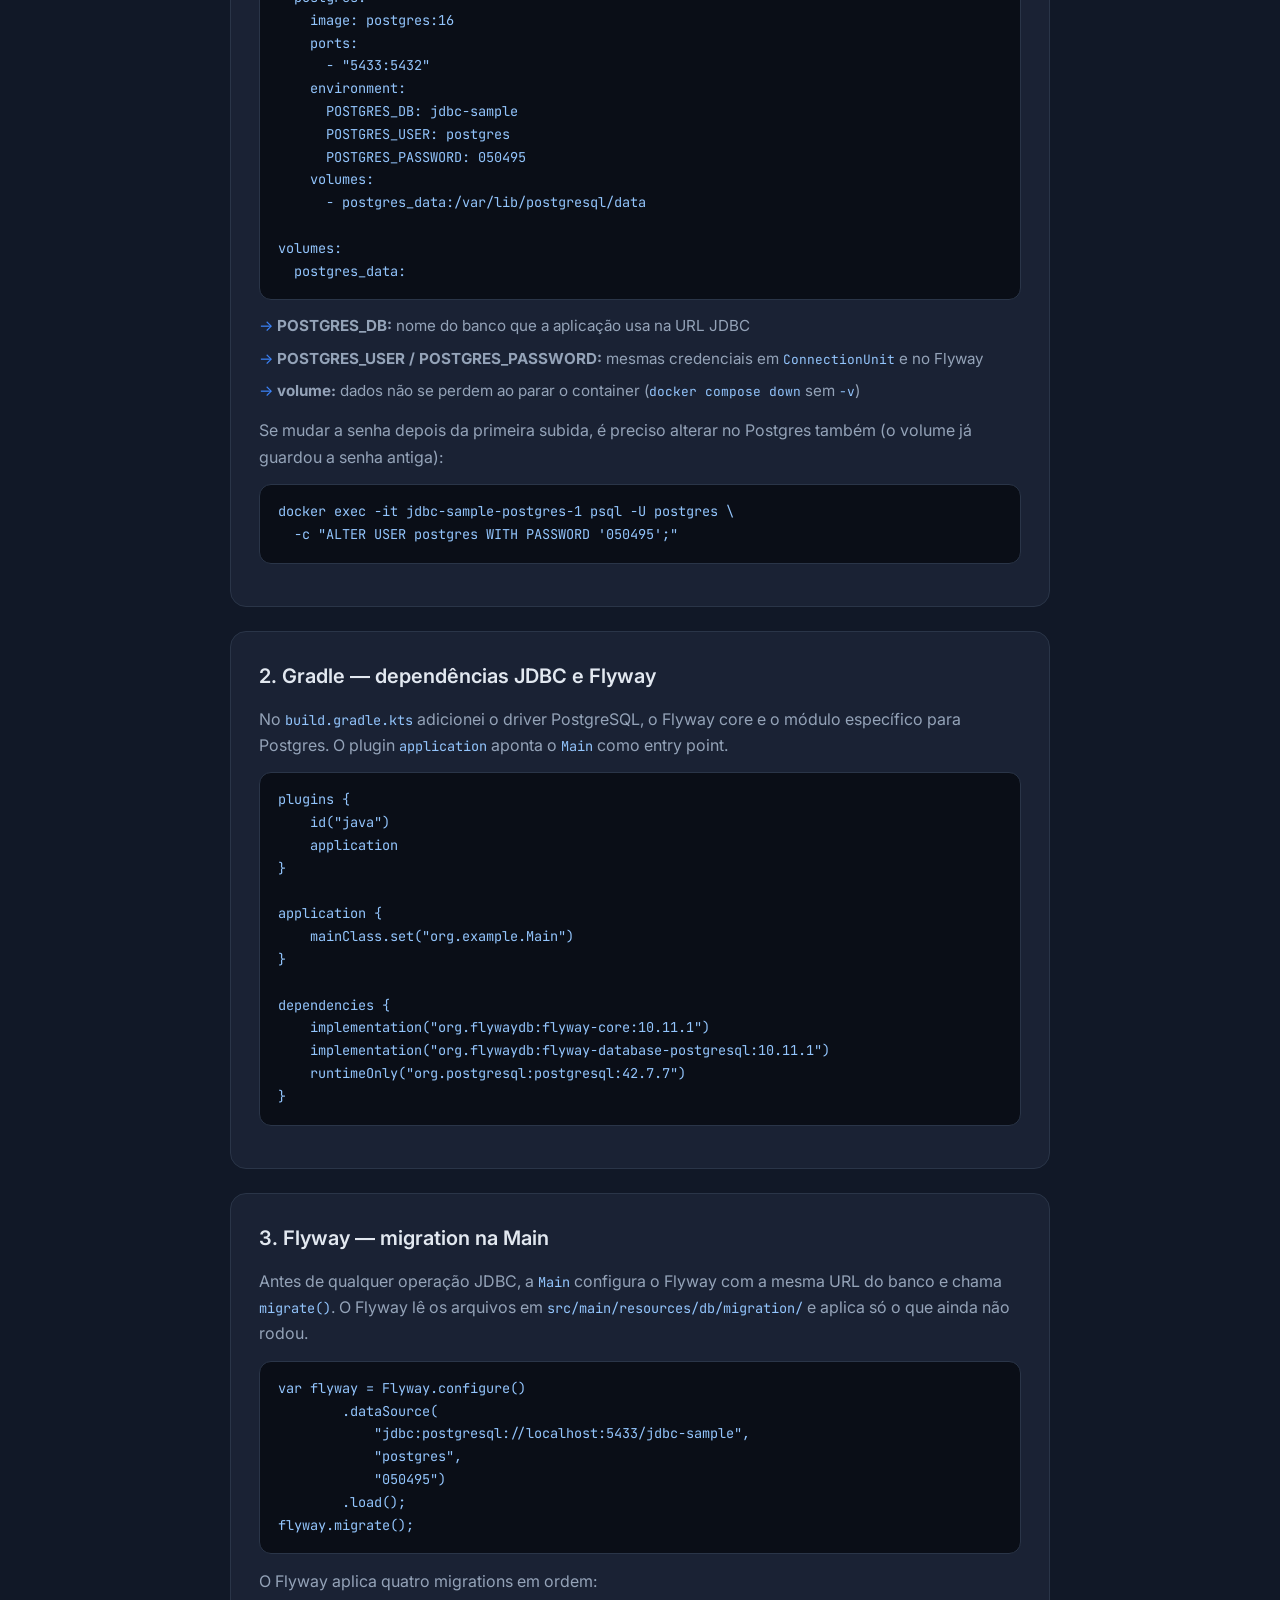
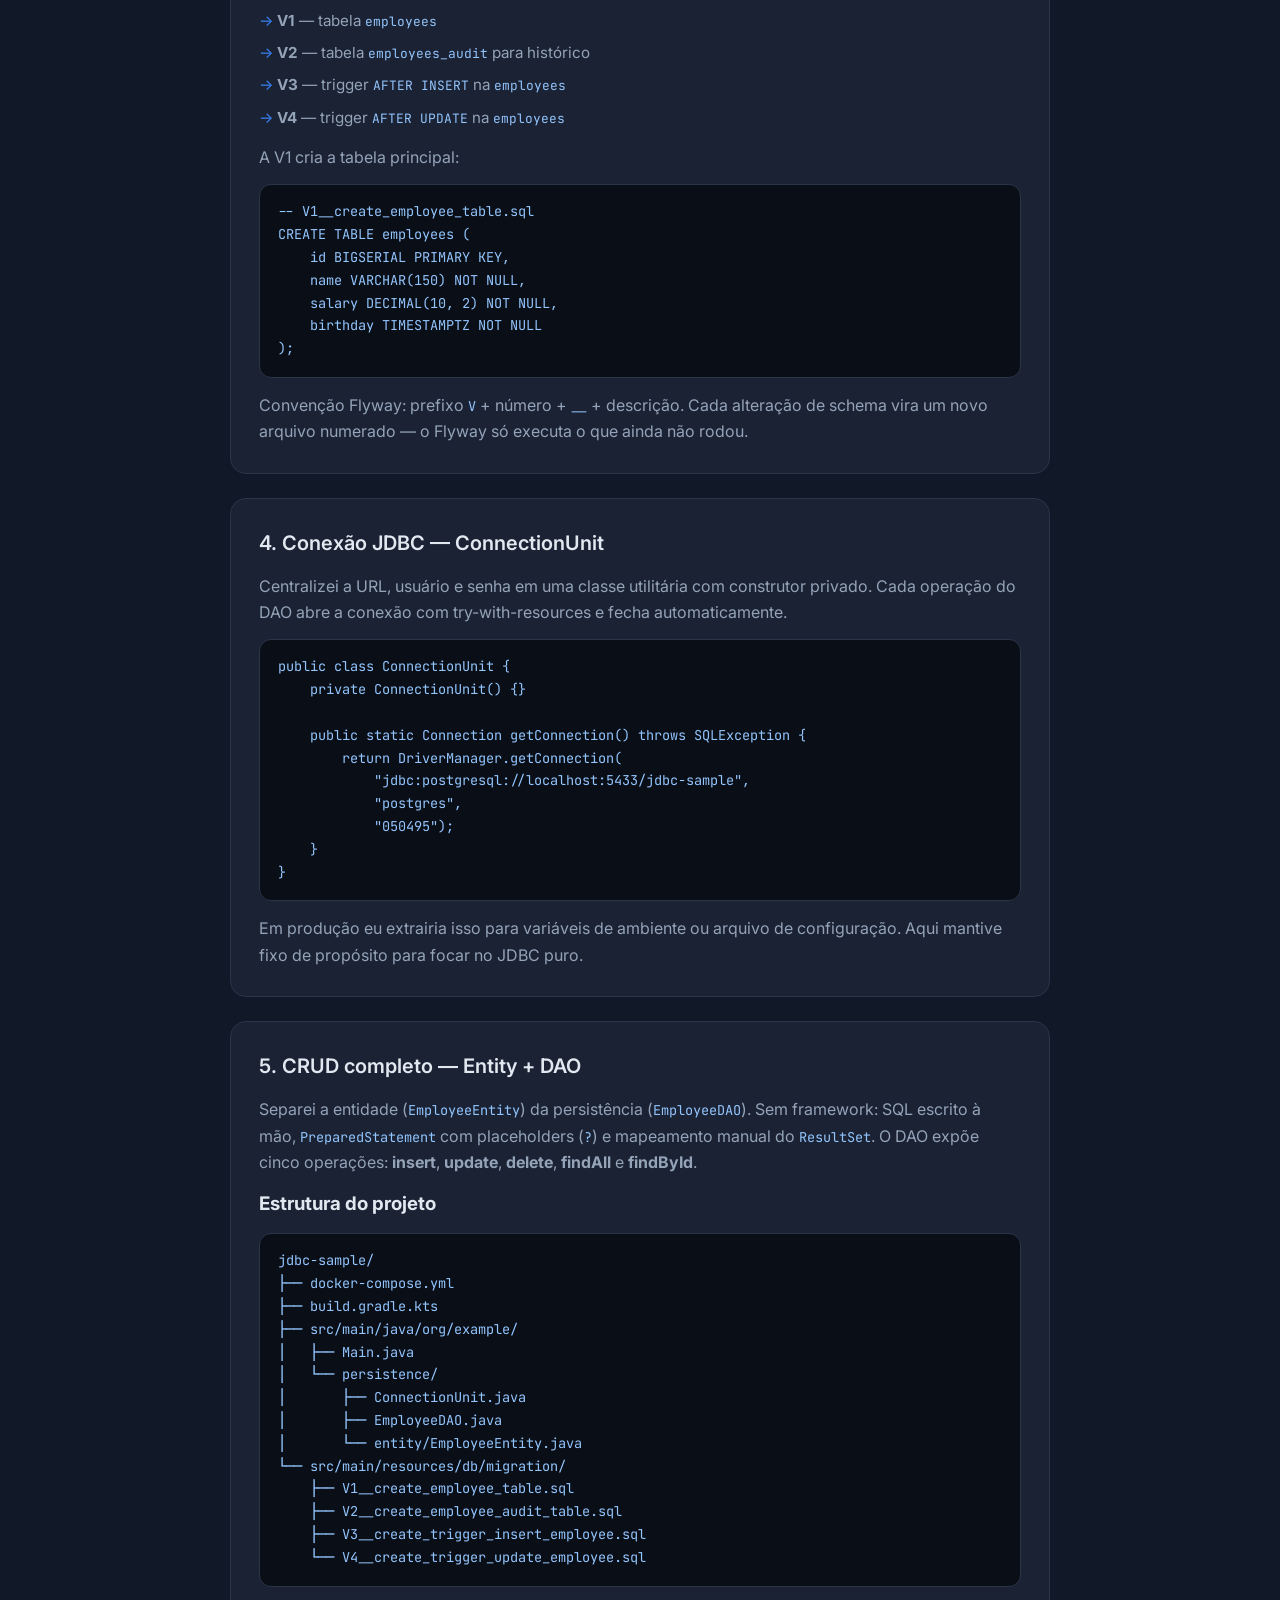
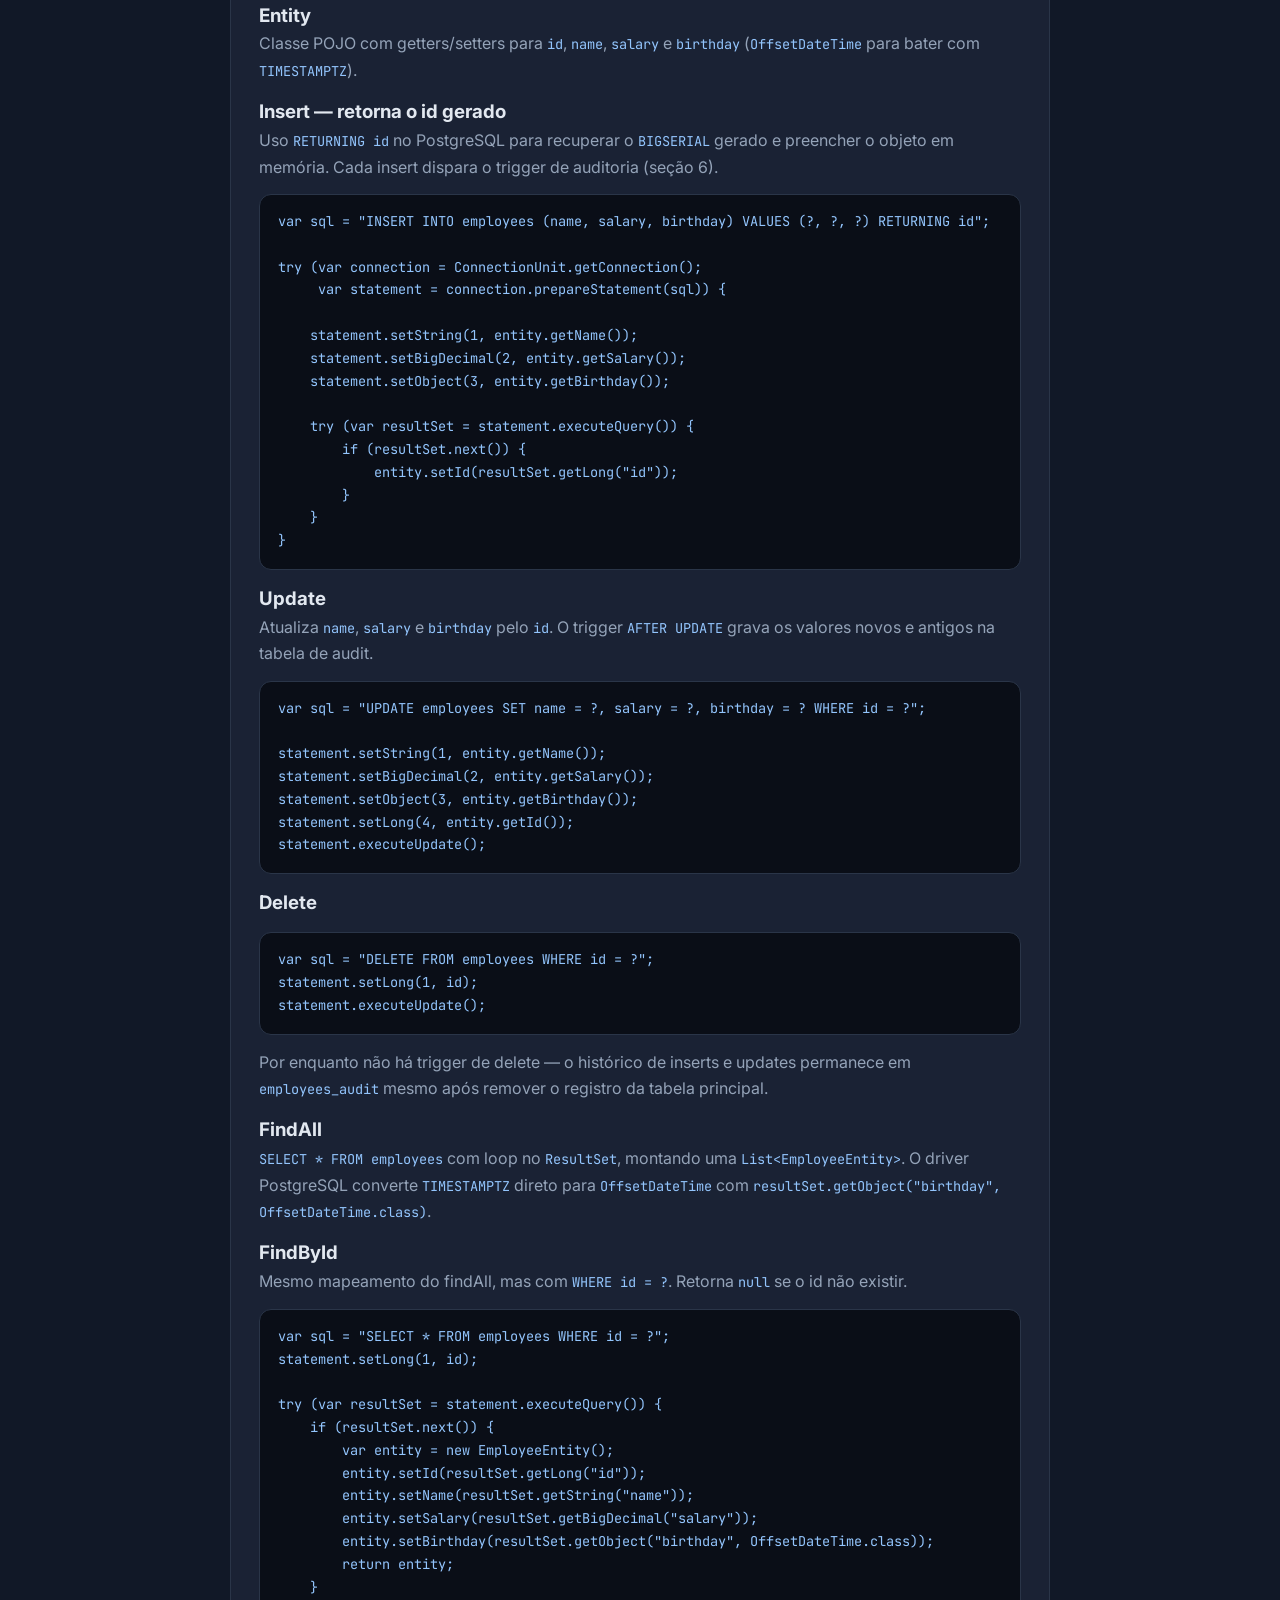
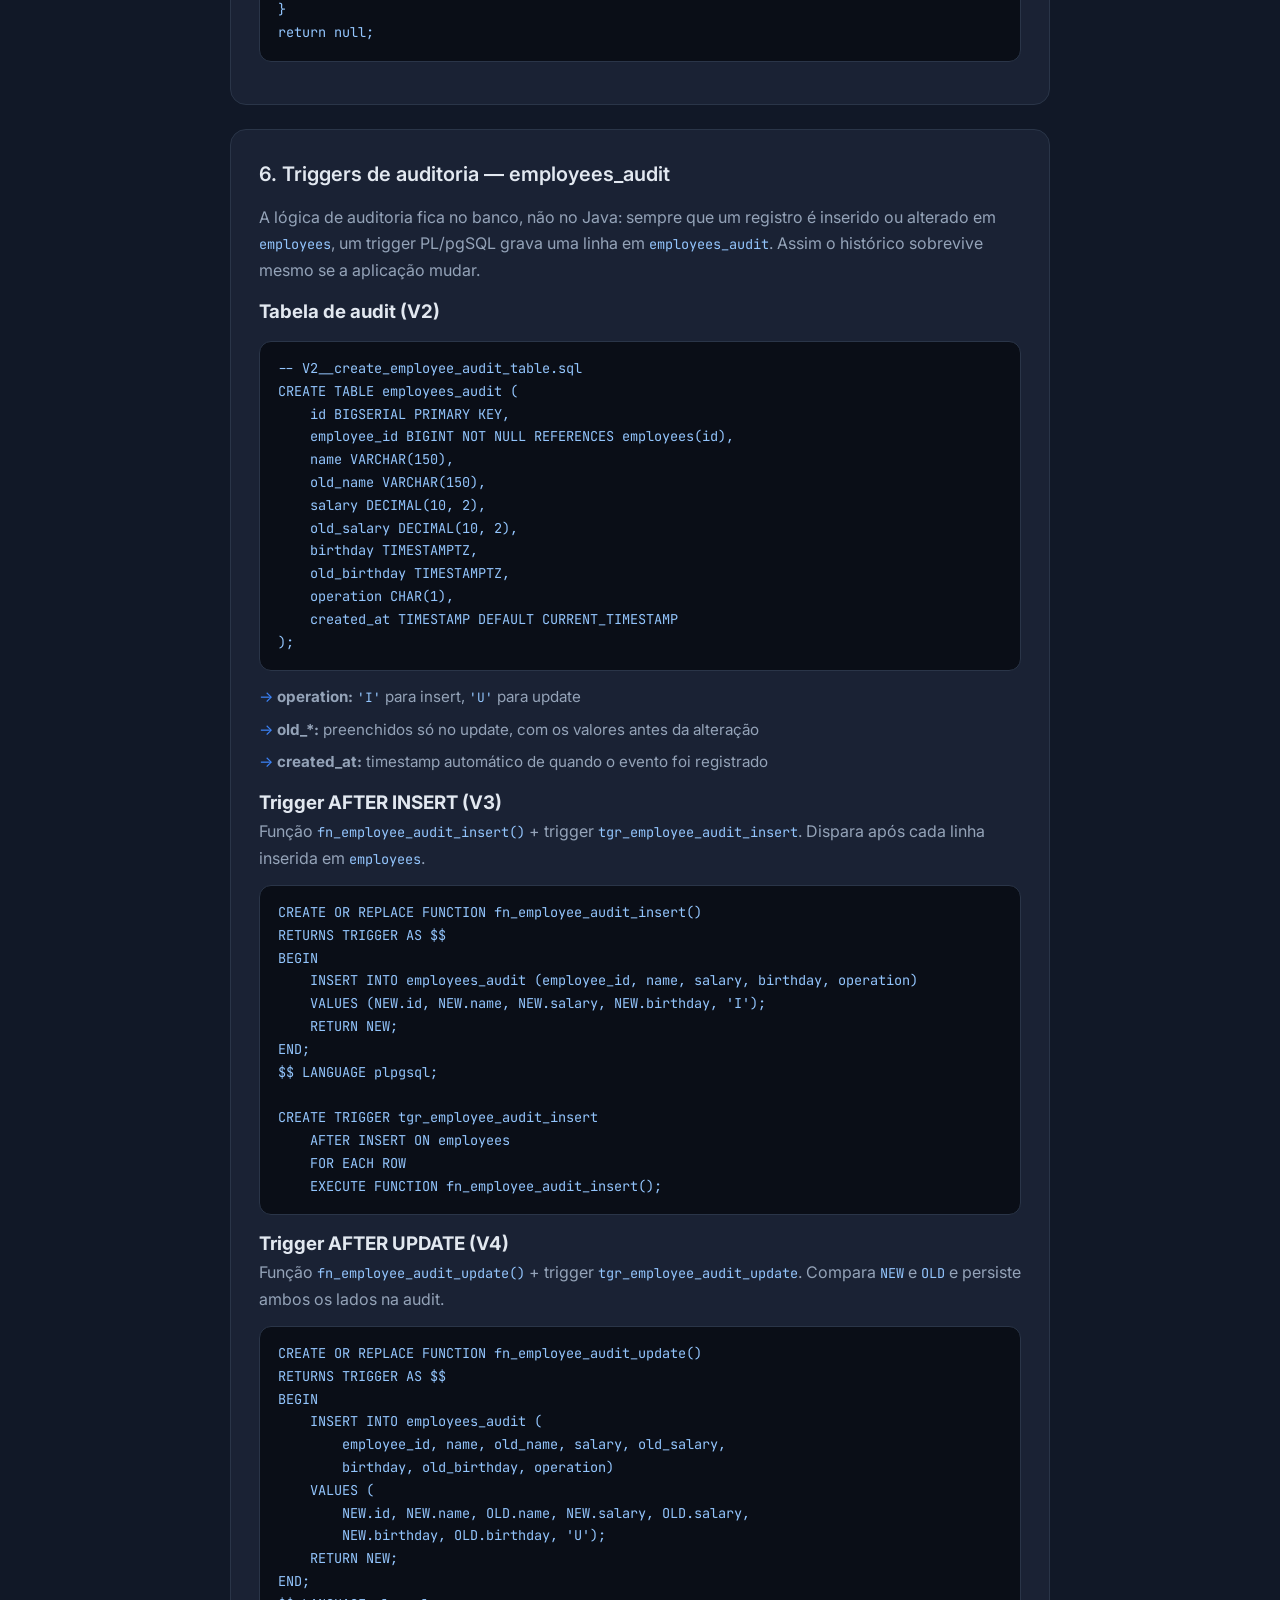
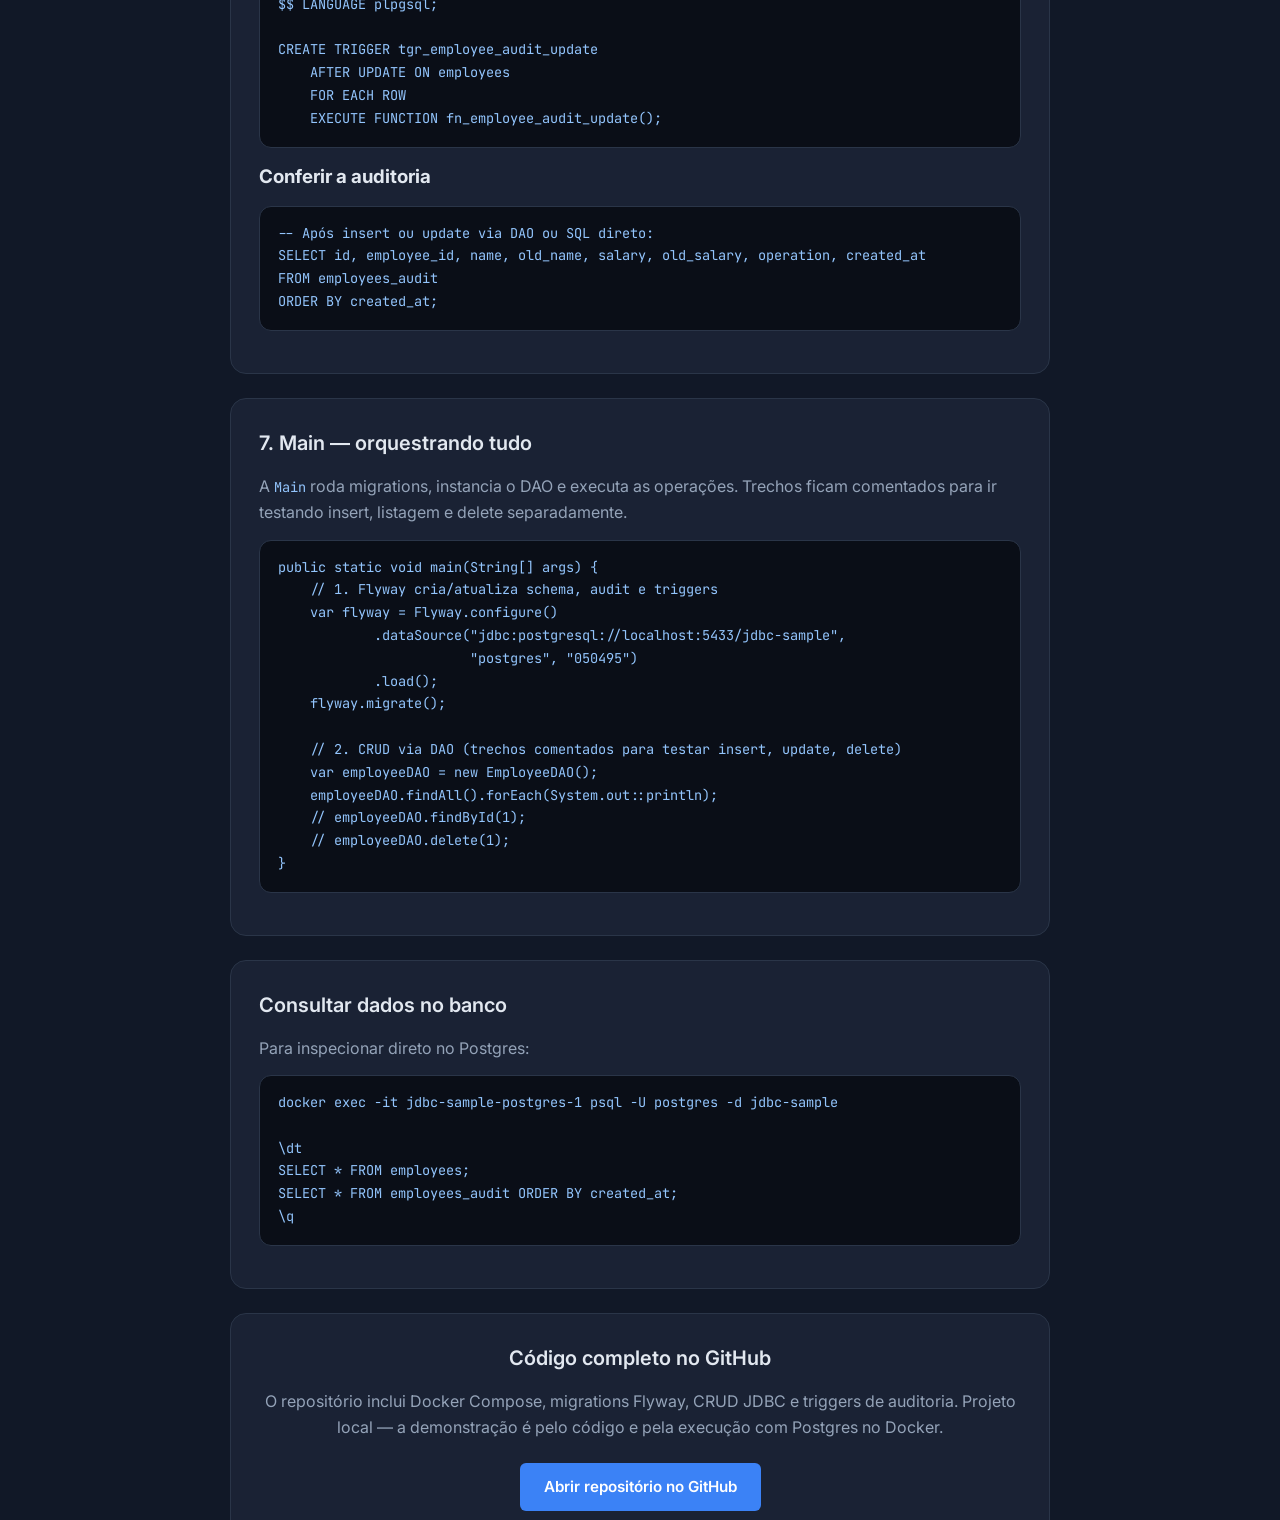
<file: jdbc-sample.html>
<!DOCTYPE html>
<html lang="pt-BR">
<head>
  <meta charset="UTF-8">
  <meta name="viewport" content="width=device-width, initial-scale=1.0, viewport-fit=cover">
  <meta name="description" content="Projeto JDBC com Java, PostgreSQL no Docker, Flyway, CRUD completo e triggers de auditoria — estudo de persistência sem framework.">
  <title>JDBC Sample · PostgreSQL + Flyway | Eduardo</title>
  <link rel="preconnect" href="https://fonts.googleapis.com">
  <link rel="preconnect" href="https://fonts.gstatic.com" crossorigin>
  <link href="https://fonts.googleapis.com/css2?family=Inter:wght@400;500;600;700&family=JetBrains+Mono:wght@400;500&display=swap" rel="stylesheet">
  <link rel="stylesheet" href="assets/css/styles.css">
</head>
<body>

  <header class="header" id="header">
    <nav class="nav container">
      <a href="index.html#home" class="nav__logo">&lt;Eduardo /&gt;</a>
      <button class="nav__toggle" id="nav-toggle" aria-label="Abrir menu" aria-expanded="false">
        <span></span>
        <span></span>
        <span></span>
      </button>
      <ul class="nav__menu" id="nav-menu">
        <li><a href="index.html#home" class="nav__link">Home</a></li>
        <li><a href="index.html#tecnologias" class="nav__link">Tecnologias</a></li>
        <li><a href="index.html#sobre" class="nav__link">Sobre</a></li>
        <li><a href="index.html#projetos" class="nav__link active">Projetos</a></li>
        <li><a href="index.html#contato" class="nav__link nav__link--cta">Contato</a></li>
      </ul>
    </nav>
  </header>

  <main class="project-detail">

    <section class="project-detail__hero section">
      <div class="container">
        <a href="index.html#projetos" class="project-detail__back">← Voltar aos projetos</a>
        <p class="project-detail__eyebrow">Bootcamp Santander · DIO · Estudos</p>
        <h1 class="project-detail__title">JDBC Sample — CRUD com PostgreSQL</h1>
        <p class="project-detail__intro">
          Projeto de estudo para entender JDBC na prática: banco PostgreSQL rodando no Docker,
          schema versionado com Flyway, CRUD completo de funcionários (<code>employees</code>)
          e auditoria automática via triggers no banco — tudo sem Spring ou ORM.
          Feito para consulta rápida e para mostrar a recrutadores como configurei cada camada do zero.
        </p>
        <div class="project-detail__actions">
          <a href="https://github.com/eduardocintrasantos/jdbc-sample" target="_blank" rel="noopener noreferrer" class="btn btn--primary">Ver código no GitHub</a>
          <a href="#inicio-rapido" class="btn btn--outline">Início rápido</a>
          <a href="#crud" class="btn btn--outline">Como fiz o CRUD</a>
          <a href="#triggers" class="btn btn--outline">Triggers de auditoria</a>
        </div>
        <div class="project-detail__tags">
          <span>Java</span>
          <span>JDBC</span>
          <span>PostgreSQL</span>
          <span>Flyway</span>
          <span>Triggers</span>
          <span>Docker</span>
          <span>Gradle</span>
        </div>
      </div>
    </section>

    <section class="project-detail__section section">
      <div class="container project-detail__grid">

        <article class="project-detail__card" id="inicio-rapido">
          <h2>Início rápido</h2>
          <p>
            O fluxo é direto: subir o Postgres no Docker, rodar a aplicação Java e deixar o Flyway
            criar a tabela automaticamente antes de executar o CRUD.
          </p>
          <ul class="project-detail__list">
            <li><strong>1.</strong> Docker Desktop instalado e rodando</li>
            <li><strong>2.</strong> Java 17+ (Gradle 9 exige JVM 17 ou superior)</li>
            <li><strong>3.</strong> Na pasta do projeto, subir o banco e rodar a app (comandos abaixo)</li>
          </ul>
          <pre class="project-detail__code"><code># 1. Subir o banco
docker compose up -d

# 2. Executar a aplicação (migrations + CRUD)
./gradlew run

# Windows
gradlew.bat run

# Conferir se o container está ativo
docker ps</code></pre>
          <p class="project-detail__run">
            <strong>Porta do banco:</strong> <code>5433</code> no host (mapeada para <code>5432</code> dentro do container).
            Escolhi 5433 para não conflitar com um Postgres local na porta padrão.
          </p>
        </article>

        <article class="project-detail__card" id="docker">
          <h2>1. Docker — criar e configurar o banco</h2>
          <p>
            Usei <strong>Docker Compose</strong> para subir um PostgreSQL 16 com banco, usuário e senha
            já definidos. O volume <code>postgres_data</code> persiste os dados entre reinícios do container.
          </p>
          <pre class="project-detail__code"><code># docker-compose.yml
services:
  postgres:
    image: postgres:16
    ports:
      - "5433:5432"
    environment:
      POSTGRES_DB: jdbc-sample
      POSTGRES_USER: postgres
      POSTGRES_PASSWORD: 050495
    volumes:
      - postgres_data:/var/lib/postgresql/data

volumes:
  postgres_data:</code></pre>
          <ul class="project-detail__list">
            <li><strong>POSTGRES_DB:</strong> nome do banco que a aplicação usa na URL JDBC</li>
            <li><strong>POSTGRES_USER / POSTGRES_PASSWORD:</strong> mesmas credenciais em <code>ConnectionUnit</code> e no Flyway</li>
            <li><strong>volume:</strong> dados não se perdem ao parar o container (<code>docker compose down</code> sem <code>-v</code>)</li>
          </ul>
          <p>
            Se mudar a senha depois da primeira subida, é preciso alterar no Postgres também
            (o volume já guardou a senha antiga):
          </p>
          <pre class="project-detail__code"><code>docker exec -it jdbc-sample-postgres-1 psql -U postgres \
  -c "ALTER USER postgres WITH PASSWORD '050495';"</code></pre>
        </article>

        <article class="project-detail__card" id="dependencias">
          <h2>2. Gradle — dependências JDBC e Flyway</h2>
          <p>
            No <code>build.gradle.kts</code> adicionei o driver PostgreSQL, o Flyway core e o módulo
            específico para Postgres. O plugin <code>application</code> aponta o <code>Main</code> como entry point.
          </p>
          <pre class="project-detail__code"><code>plugins {
    id("java")
    application
}

application {
    mainClass.set("org.example.Main")
}

dependencies {
    implementation("org.flywaydb:flyway-core:10.11.1")
    implementation("org.flywaydb:flyway-database-postgresql:10.11.1")
    runtimeOnly("org.postgresql:postgresql:42.7.7")
}</code></pre>
        </article>

        <article class="project-detail__card" id="flyway">
          <h2>3. Flyway — migration na Main</h2>
          <p>
            Antes de qualquer operação JDBC, a <code>Main</code> configura o Flyway com a mesma URL do banco
            e chama <code>migrate()</code>. O Flyway lê os arquivos em
            <code>src/main/resources/db/migration/</code> e aplica só o que ainda não rodou.
          </p>
          <pre class="project-detail__code"><code>var flyway = Flyway.configure()
        .dataSource(
            "jdbc:postgresql://localhost:5433/jdbc-sample",
            "postgres",
            "050495")
        .load();
flyway.migrate();</code></pre>
          <p>O Flyway aplica quatro migrations em ordem:</p>
          <ul class="project-detail__list">
            <li><strong>V1</strong> — tabela <code>employees</code></li>
            <li><strong>V2</strong> — tabela <code>employees_audit</code> para histórico</li>
            <li><strong>V3</strong> — trigger <code>AFTER INSERT</code> na <code>employees</code></li>
            <li><strong>V4</strong> — trigger <code>AFTER UPDATE</code> na <code>employees</code></li>
          </ul>
          <p>A V1 cria a tabela principal:</p>
          <pre class="project-detail__code"><code>-- V1__create_employee_table.sql
CREATE TABLE employees (
    id BIGSERIAL PRIMARY KEY,
    name VARCHAR(150) NOT NULL,
    salary DECIMAL(10, 2) NOT NULL,
    birthday TIMESTAMPTZ NOT NULL
);</code></pre>
          <p>
            Convenção Flyway: prefixo <code>V</code> + número + <code>__</code> + descrição.
            Cada alteração de schema vira um novo arquivo numerado — o Flyway só executa o que ainda não rodou.
          </p>
        </article>

        <article class="project-detail__card" id="conexao">
          <h2>4. Conexão JDBC — ConnectionUnit</h2>
          <p>
            Centralizei a URL, usuário e senha em uma classe utilitária com construtor privado.
            Cada operação do DAO abre a conexão com try-with-resources e fecha automaticamente.
          </p>
          <pre class="project-detail__code"><code>public class ConnectionUnit {
    private ConnectionUnit() {}

    public static Connection getConnection() throws SQLException {
        return DriverManager.getConnection(
            "jdbc:postgresql://localhost:5433/jdbc-sample",
            "postgres",
            "050495");
    }
}</code></pre>
          <p>
            Em produção eu extrairia isso para variáveis de ambiente ou arquivo de configuração.
            Aqui mantive fixo de propósito para focar no JDBC puro.
          </p>
        </article>

        <article class="project-detail__card" id="crud">
          <h2>5. CRUD completo — Entity + DAO</h2>
          <p>
            Separei a entidade (<code>EmployeeEntity</code>) da persistência (<code>EmployeeDAO</code>).
            Sem framework: SQL escrito à mão, <code>PreparedStatement</code> com placeholders
            (<code>?</code>) e mapeamento manual do <code>ResultSet</code>.
            O DAO expõe cinco operações: <strong>insert</strong>, <strong>update</strong>,
            <strong>delete</strong>, <strong>findAll</strong> e <strong>findById</strong>.
          </p>

          <h3>Estrutura do projeto</h3>
          <pre class="project-detail__code"><code>jdbc-sample/
├── docker-compose.yml
├── build.gradle.kts
├── src/main/java/org/example/
│   ├── Main.java
│   └── persistence/
│       ├── ConnectionUnit.java
│       ├── EmployeeDAO.java
│       └── entity/EmployeeEntity.java
└── src/main/resources/db/migration/
    ├── V1__create_employee_table.sql
    ├── V2__create_employee_audit_table.sql
    ├── V3__create_trigger_insert_employee.sql
    └── V4__create_trigger_update_employee.sql</code></pre>

          <h3>Entity</h3>
          <p>
            Classe POJO com getters/setters para <code>id</code>, <code>name</code>, <code>salary</code>
            e <code>birthday</code> (<code>OffsetDateTime</code> para bater com <code>TIMESTAMPTZ</code>).
          </p>

          <h3>Insert — retorna o id gerado</h3>
          <p>
            Uso <code>RETURNING id</code> no PostgreSQL para recuperar o <code>BIGSERIAL</code> gerado
            e preencher o objeto em memória. Cada insert dispara o trigger de auditoria (seção 6).
          </p>
          <pre class="project-detail__code"><code>var sql = "INSERT INTO employees (name, salary, birthday) VALUES (?, ?, ?) RETURNING id";

try (var connection = ConnectionUnit.getConnection();
     var statement = connection.prepareStatement(sql)) {

    statement.setString(1, entity.getName());
    statement.setBigDecimal(2, entity.getSalary());
    statement.setObject(3, entity.getBirthday());

    try (var resultSet = statement.executeQuery()) {
        if (resultSet.next()) {
            entity.setId(resultSet.getLong("id"));
        }
    }
}</code></pre>

          <h3>Update</h3>
          <p>
            Atualiza <code>name</code>, <code>salary</code> e <code>birthday</code> pelo <code>id</code>.
            O trigger <code>AFTER UPDATE</code> grava os valores novos e antigos na tabela de audit.
          </p>
          <pre class="project-detail__code"><code>var sql = "UPDATE employees SET name = ?, salary = ?, birthday = ? WHERE id = ?";

statement.setString(1, entity.getName());
statement.setBigDecimal(2, entity.getSalary());
statement.setObject(3, entity.getBirthday());
statement.setLong(4, entity.getId());
statement.executeUpdate();</code></pre>

          <h3>Delete</h3>
          <pre class="project-detail__code"><code>var sql = "DELETE FROM employees WHERE id = ?";
statement.setLong(1, id);
statement.executeUpdate();</code></pre>
          <p>
            Por enquanto não há trigger de delete — o histórico de inserts e updates permanece em
            <code>employees_audit</code> mesmo após remover o registro da tabela principal.
          </p>

          <h3>FindAll</h3>
          <p>
            <code>SELECT * FROM employees</code> com loop no <code>ResultSet</code>, montando uma
            <code>List&lt;EmployeeEntity&gt;</code>. O driver PostgreSQL converte <code>TIMESTAMPTZ</code>
            direto para <code>OffsetDateTime</code> com
            <code>resultSet.getObject("birthday", OffsetDateTime.class)</code>.
          </p>

          <h3>FindById</h3>
          <p>
            Mesmo mapeamento do findAll, mas com <code>WHERE id = ?</code>. Retorna
            <code>null</code> se o id não existir.
          </p>
          <pre class="project-detail__code"><code>var sql = "SELECT * FROM employees WHERE id = ?";
statement.setLong(1, id);

try (var resultSet = statement.executeQuery()) {
    if (resultSet.next()) {
        var entity = new EmployeeEntity();
        entity.setId(resultSet.getLong("id"));
        entity.setName(resultSet.getString("name"));
        entity.setSalary(resultSet.getBigDecimal("salary"));
        entity.setBirthday(resultSet.getObject("birthday", OffsetDateTime.class));
        return entity;
    }
}
return null;</code></pre>
        </article>

        <article class="project-detail__card" id="triggers">
          <h2>6. Triggers de auditoria — employees_audit</h2>
          <p>
            A lógica de auditoria fica no banco, não no Java: sempre que um registro é inserido ou
            alterado em <code>employees</code>, um trigger PL/pgSQL grava uma linha em
            <code>employees_audit</code>. Assim o histórico sobrevive mesmo se a aplicação mudar.
          </p>

          <h3>Tabela de audit (V2)</h3>
          <pre class="project-detail__code"><code>-- V2__create_employee_audit_table.sql
CREATE TABLE employees_audit (
    id BIGSERIAL PRIMARY KEY,
    employee_id BIGINT NOT NULL REFERENCES employees(id),
    name VARCHAR(150),
    old_name VARCHAR(150),
    salary DECIMAL(10, 2),
    old_salary DECIMAL(10, 2),
    birthday TIMESTAMPTZ,
    old_birthday TIMESTAMPTZ,
    operation CHAR(1),
    created_at TIMESTAMP DEFAULT CURRENT_TIMESTAMP
);</code></pre>
          <ul class="project-detail__list">
            <li><strong>operation:</strong> <code>'I'</code> para insert, <code>'U'</code> para update</li>
            <li><strong>old_*:</strong> preenchidos só no update, com os valores antes da alteração</li>
            <li><strong>created_at:</strong> timestamp automático de quando o evento foi registrado</li>
          </ul>

          <h3>Trigger AFTER INSERT (V3)</h3>
          <p>
            Função <code>fn_employee_audit_insert()</code> + trigger <code>tgr_employee_audit_insert</code>.
            Dispara após cada linha inserida em <code>employees</code>.
          </p>
          <pre class="project-detail__code"><code>CREATE OR REPLACE FUNCTION fn_employee_audit_insert()
RETURNS TRIGGER AS $$
BEGIN
    INSERT INTO employees_audit (employee_id, name, salary, birthday, operation)
    VALUES (NEW.id, NEW.name, NEW.salary, NEW.birthday, 'I');
    RETURN NEW;
END;
$$ LANGUAGE plpgsql;

CREATE TRIGGER tgr_employee_audit_insert
    AFTER INSERT ON employees
    FOR EACH ROW
    EXECUTE FUNCTION fn_employee_audit_insert();</code></pre>

          <h3>Trigger AFTER UPDATE (V4)</h3>
          <p>
            Função <code>fn_employee_audit_update()</code> + trigger <code>tgr_employee_audit_update</code>.
            Compara <code>NEW</code> e <code>OLD</code> e persiste ambos os lados na audit.
          </p>
          <pre class="project-detail__code"><code>CREATE OR REPLACE FUNCTION fn_employee_audit_update()
RETURNS TRIGGER AS $$
BEGIN
    INSERT INTO employees_audit (
        employee_id, name, old_name, salary, old_salary,
        birthday, old_birthday, operation)
    VALUES (
        NEW.id, NEW.name, OLD.name, NEW.salary, OLD.salary,
        NEW.birthday, OLD.birthday, 'U');
    RETURN NEW;
END;
$$ LANGUAGE plpgsql;

CREATE TRIGGER tgr_employee_audit_update
    AFTER UPDATE ON employees
    FOR EACH ROW
    EXECUTE FUNCTION fn_employee_audit_update();</code></pre>

          <h3>Conferir a auditoria</h3>
          <pre class="project-detail__code"><code>-- Após insert ou update via DAO ou SQL direto:
SELECT id, employee_id, name, old_name, salary, old_salary, operation, created_at
FROM employees_audit
ORDER BY created_at;</code></pre>
        </article>

        <article class="project-detail__card" id="main">
          <h2>7. Main — orquestrando tudo</h2>
          <p>
            A <code>Main</code> roda migrations, instancia o DAO e executa as operações.
            Trechos ficam comentados para ir testando insert, listagem e delete separadamente.
          </p>
          <pre class="project-detail__code"><code>public static void main(String[] args) {
    // 1. Flyway cria/atualiza schema, audit e triggers
    var flyway = Flyway.configure()
            .dataSource("jdbc:postgresql://localhost:5433/jdbc-sample",
                        "postgres", "050495")
            .load();
    flyway.migrate();

    // 2. CRUD via DAO (trechos comentados para testar insert, update, delete)
    var employeeDAO = new EmployeeDAO();
    employeeDAO.findAll().forEach(System.out::println);
    // employeeDAO.findById(1);
    // employeeDAO.delete(1);
}</code></pre>
        </article>

        <article class="project-detail__card" id="consultar-banco">
          <h2>Consultar dados no banco</h2>
          <p>Para inspecionar direto no Postgres:</p>
          <pre class="project-detail__code"><code>docker exec -it jdbc-sample-postgres-1 psql -U postgres -d jdbc-sample

\dt
SELECT * FROM employees;
SELECT * FROM employees_audit ORDER BY created_at;
\q</code></pre>
        </article>

        <article class="project-detail__card project-detail__card--cta">
          <h2>Código completo no GitHub</h2>
          <p>
            O repositório inclui Docker Compose, migrations Flyway, CRUD JDBC e triggers de auditoria.
            Projeto local — a demonstração é pelo código e pela execução com Postgres no Docker.
          </p>
          <a href="https://github.com/eduardocintrasantos/jdbc-sample" target="_blank" rel="noopener noreferrer" class="btn btn--primary">
            Abrir repositório no GitHub
          </a>
        </article>

      </div>
    </section>

  </main>

  <footer class="footer">
    <div class="container footer__inner">
      <p>&copy; 2026 Eduardo. Desenvolvido com HTML, CSS e JavaScript.</p>
      <a href="index.html#home" class="footer__top" aria-label="Voltar ao topo">↑ Topo</a>
    </div>
  </footer>

  <script src="assets/js/main.js"></script>
</body>
</html>
</file>
<file: assets/css/styles.css>
:root {
  --color-bg: #0a0e17;
  --color-bg-alt: #111827;
  --color-surface: #1a2234;
  --color-surface-hover: #1f2a40;
  --color-border: #2a3548;
  --color-text: #e2e8f0;
  --color-text-muted: #94a3b8;
  --color-accent: #3b82f6;
  --color-accent-hover: #2563eb;
  --color-accent-glow: rgba(59, 130, 246, 0.25);

  --font-sans: 'Inter', system-ui, sans-serif;
  --font-mono: 'JetBrains Mono', monospace;

  --radius-sm: 6px;
  --radius-md: 12px;
  --radius-lg: 16px;

  --shadow-md: 0 8px 24px rgba(0, 0, 0, 0.4);
  --shadow-glow: 0 0 40px var(--color-accent-glow);

  --header-height: 72px;
  --safe-top: env(safe-area-inset-top, 0px);
  --transition: 0.25s ease;
}

*, *::before, *::after {
  box-sizing: border-box;
  margin: 0;
  padding: 0;
}

html {
  scroll-behavior: smooth;
  scroll-padding-top: calc(var(--header-height) + var(--safe-top));
  -webkit-text-size-adjust: 100%;
}

body {
  font-family: var(--font-sans);
  background-color: var(--color-bg);
  color: var(--color-text);
  line-height: 1.6;
  -webkit-font-smoothing: antialiased;
  overflow-x: clip;
}

img, svg {
  display: block;
  max-width: 100%;
}

a {
  color: inherit;
  text-decoration: none;
}

ul {
  list-style: none;
}

button {
  font: inherit;
  color: inherit;
  border: none;
  background: none;
}

.container {
  width: min(1120px, 92%);
  margin-inline: auto;
}

.section {
  padding-block: 96px;
}

.section__title {
  font-size: clamp(1.75rem, 4vw, 2.25rem);
  font-weight: 700;
  letter-spacing: -0.02em;
  margin-bottom: 12px;
}

.section__subtitle {
  color: var(--color-text-muted);
  font-size: 1.05rem;
  max-width: 540px;
  margin-bottom: 48px;
}

.btn {
  display: inline-flex;
  align-items: center;
  justify-content: center;
  gap: 8px;
  padding: 12px 24px;
  border-radius: var(--radius-sm);
  font-weight: 600;
  font-size: 0.95rem;
  cursor: pointer;
  transition: all var(--transition);
}

.btn--primary {
  background: var(--color-accent);
  color: #fff;
}

.btn--primary:hover {
  background: var(--color-accent-hover);
  box-shadow: var(--shadow-glow);
  transform: translateY(-1px);
}

.btn--outline {
  border: 1px solid var(--color-border);
  color: var(--color-text);
}

.btn--outline:hover {
  border-color: var(--color-accent);
  color: var(--color-accent);
}

.header {
  position: fixed;
  top: 0;
  left: 0;
  width: 100%;
  height: calc(var(--header-height) + var(--safe-top));
  padding-top: var(--safe-top);
  background: rgba(10, 14, 23, 0.85);
  backdrop-filter: blur(12px);
  border-bottom: 1px solid transparent;
  z-index: 100;
  transition: border-color var(--transition);
}

.header.scrolled {
  border-bottom-color: var(--color-border);
}

.nav {
  display: flex;
  align-items: center;
  justify-content: space-between;
  height: 100%;
}

.nav__logo {
  font-family: var(--font-mono);
  font-weight: 600;
  font-size: 1.1rem;
  color: var(--color-accent);
}

.nav__menu {
  display: flex;
  align-items: center;
  gap: 8px;
}

.nav__link {
  padding: 8px 16px;
  border-radius: var(--radius-sm);
  font-size: 0.9rem;
  font-weight: 500;
  color: var(--color-text-muted);
  transition: color var(--transition), background var(--transition);
}

.nav__link:hover,
.nav__link.active {
  color: var(--color-text);
}

.nav__link.active {
  background: var(--color-surface);
}

.nav__link--cta {
  background: var(--color-accent);
  color: #fff !important;
  margin-left: 8px;
}

.nav__link--cta:hover {
  background: var(--color-accent-hover);
}

.nav__toggle {
  display: none;
  flex-direction: column;
  gap: 5px;
  cursor: pointer;
  padding: 4px;
}

.nav__toggle span {
  display: block;
  width: 24px;
  height: 2px;
  background: var(--color-text);
  border-radius: 2px;
  transition: var(--transition);
}

.hero {
  min-height: 100vh;
  display: flex;
  align-items: center;
  padding-top: calc(var(--header-height) + var(--safe-top));
  position: relative;
  overflow: hidden;
}

.hero::before {
  content: '';
  position: absolute;
  top: -20%;
  right: -10%;
  width: 600px;
  height: 600px;
  background: radial-gradient(circle, var(--color-accent-glow) 0%, transparent 70%);
  pointer-events: none;
}

.hero__grid {
  display: grid;
  grid-template-columns: 1fr 1fr;
  gap: 64px;
  align-items: center;
}

.hero__greeting {
  font-family: var(--font-mono);
  color: var(--color-accent);
  font-size: 0.95rem;
  margin-bottom: 8px;
}

.hero__title {
  font-size: clamp(2.5rem, 6vw, 4rem);
  font-weight: 700;
  letter-spacing: -0.03em;
  line-height: 1.1;
  margin-bottom: 8px;
}

.hero__subtitle {
  font-size: clamp(1.1rem, 2.5vw, 1.4rem);
  color: var(--color-text-muted);
  font-weight: 500;
  margin-bottom: 20px;
}

.hero__description {
  color: var(--color-text-muted);
  font-size: 1.05rem;
  max-width: 480px;
  margin-bottom: 32px;
}

.hero__actions {
  display: flex;
  flex-wrap: wrap;
  gap: 12px;
  margin-bottom: 40px;
}

.hero__social {
  display: flex;
  flex-wrap: wrap;
  gap: 16px;
}

.social-link {
  display: inline-flex;
  align-items: center;
  gap: 8px;
  font-size: 0.9rem;
  color: var(--color-text-muted);
  transition: color var(--transition);
}

.social-link svg {
  width: 20px;
  height: 20px;
}

.social-link:hover {
  color: var(--color-accent);
}

.hero__photo {
  max-width: 340px;
  margin-inline: auto;
}

.hero__photo-frame {
  aspect-ratio: 4 / 5;
  border-radius: var(--radius-lg);
  overflow: hidden;
  border: 1px solid var(--color-border);
  box-shadow: var(--shadow-md);
  background: var(--color-surface);
}

.hero__photo-frame img {
  width: 100%;
  height: 100%;
  object-fit: cover;
  object-position: center top;
}

.code-block {
  background: var(--color-surface);
  border: 1px solid var(--color-border);
  border-radius: var(--radius-md);
  overflow: hidden;
  box-shadow: var(--shadow-md);
}

.code-block__header {
  display: flex;
  align-items: center;
  gap: 8px;
  padding: 12px 16px;
  background: var(--color-bg-alt);
  border-bottom: 1px solid var(--color-border);
}

.dot {
  width: 12px;
  height: 12px;
  border-radius: 50%;
}

.dot--red { background: #ef4444; }
.dot--yellow { background: #eab308; }
.dot--green { background: #22c55e; }

.code-block__filename {
  margin-left: auto;
  font-family: var(--font-mono);
  font-size: 0.75rem;
  color: var(--color-text-muted);
}

.code-block__body {
  padding: 24px;
  font-family: var(--font-mono);
  font-size: 0.85rem;
  line-height: 1.7;
  overflow-x: auto;
}

.code-block__body .kw { color: #c084fc; }
.code-block__body .cls { color: #67e8f9; }
.code-block__body .str { color: #86efac; }
.code-block__body .fn { color: #fbbf24; }

.tech {
  background: var(--color-bg-alt);
}

.tech__grid {
  display: grid;
  grid-template-columns: repeat(auto-fit, minmax(180px, 1fr));
  gap: 20px;
}

.tech__card {
  background: var(--color-surface);
  border: 1px solid var(--color-border);
  border-radius: var(--radius-md);
  padding: 28px 24px;
  text-align: center;
  transition: border-color var(--transition), transform var(--transition);
}

.tech__card:hover {
  border-color: var(--color-accent);
  transform: translateY(-4px);
}

.tech__icon {
  font-size: 2rem;
  display: block;
  margin-bottom: 12px;
}

.tech__name {
  font-size: 1rem;
  font-weight: 600;
  margin-bottom: 6px;
}

.tech__desc {
  font-size: 0.85rem;
  color: var(--color-text-muted);
}

.about__grid {
  display: grid;
  grid-template-columns: 2fr 1fr;
  gap: 48px;
  align-items: start;
}

.about__text {
  color: var(--color-text-muted);
  margin-bottom: 16px;
  font-size: 1.05rem;
}

.about__highlights {
  display: grid;
  gap: 16px;
  margin-top: 32px;
}

.highlight {
  display: flex;
  align-items: flex-start;
  gap: 16px;
  padding: 16px;
  background: var(--color-surface);
  border: 1px solid var(--color-border);
  border-radius: var(--radius-md);
  transition: border-color var(--transition);
}

.highlight:hover {
  border-color: var(--color-accent);
}

.highlight__icon {
  font-size: 1.4rem;
  flex-shrink: 0;
}

.highlight strong {
  display: block;
  font-size: 0.95rem;
  margin-bottom: 2px;
}

.highlight p {
  font-size: 0.85rem;
  color: var(--color-text-muted);
}

.highlight__meta {
  font-family: var(--font-mono);
  font-size: 0.78rem !important;
  color: var(--color-accent) !important;
  margin-top: 4px;
}

.highlight__topics {
  margin-top: 6px;
}

.highlight__topics li {
  position: relative;
  padding-left: 14px;
  font-size: 0.85rem;
  color: var(--color-text-muted);
  margin-bottom: 4px;
  line-height: 1.45;
}

.highlight__topics li::before {
  content: '·';
  position: absolute;
  left: 0;
  color: var(--color-accent);
  font-weight: 700;
}

.about__card {
  background: var(--color-surface);
  border: 1px solid var(--color-border);
  border-radius: var(--radius-md);
  padding: 28px;
  position: sticky;
  top: calc(var(--header-height) + 24px);
}

.about__card-title {
  font-size: 1.1rem;
  margin-bottom: 16px;
}

.hobbies li {
  padding: 10px 0;
  border-bottom: 1px solid var(--color-border);
  font-size: 0.95rem;
  color: var(--color-text-muted);
}

.hobbies li:last-child {
  border-bottom: none;
}

.experience {
  background: var(--color-bg-alt);
}

.experience__grid {
  display: grid;
  grid-template-columns: repeat(auto-fit, minmax(min(100%, 320px), 1fr));
  gap: 24px;
}

.experience__card {
  background: var(--color-surface);
  border: 1px solid var(--color-border);
  border-radius: var(--radius-md);
  padding: 28px;
  transition: border-color var(--transition), transform var(--transition);
}

.experience__card:hover {
  border-color: var(--color-accent);
  transform: translateY(-4px);
}

.experience__eyebrow {
  display: inline-block;
  font-family: var(--font-mono);
  font-size: 0.78rem;
  color: var(--color-accent);
  margin-bottom: 10px;
}

.experience__title {
  font-size: 1.15rem;
  font-weight: 600;
  margin-bottom: 8px;
}

.experience__meta {
  font-size: 0.85rem;
  color: var(--color-text-muted);
  margin-bottom: 18px;
}

.experience__list li {
  position: relative;
  padding-left: 18px;
  color: var(--color-text-muted);
  font-size: 0.92rem;
  margin-bottom: 8px;
}

.experience__list li::before {
  content: '→';
  position: absolute;
  left: 0;
  color: var(--color-accent);
  font-size: 0.8rem;
}

.projects {
  background: var(--color-bg);
}

.projects__grid {
  display: grid;
  grid-template-columns: repeat(auto-fit, minmax(min(100%, 320px), 1fr));
  gap: 28px;
}

.project-card {
  background: var(--color-surface);
  border: 1px solid var(--color-border);
  border-radius: var(--radius-lg);
  overflow: hidden;
  transition: border-color var(--transition), transform var(--transition), box-shadow var(--transition);
}

.project-card:hover {
  border-color: var(--color-accent);
  transform: translateY(-6px);
  box-shadow: var(--shadow-md);
}

.project-card__link {
  display: block;
  height: 100%;
}

.project-card__image {
  position: relative;
  aspect-ratio: 16 / 9;
  background: var(--color-bg);
  overflow: hidden;
}

.project-card__img {
  width: 100%;
  height: 100%;
  object-fit: cover;
  object-position: top center;
  display: block;
}

.project-card__placeholder {
  display: flex;
  flex-direction: column;
  align-items: center;
  justify-content: center;
  gap: 12px;
  height: 100%;
  color: var(--color-text-muted);
  border-bottom: 1px dashed var(--color-border);
}

.project-card__placeholder svg {
  width: 48px;
  height: 48px;
  opacity: 0.4;
}

.project-card__placeholder span {
  font-size: 0.85rem;
  opacity: 0.6;
}

.project-card__badge {
  position: absolute;
  top: 12px;
  right: 12px;
  background: rgba(59, 130, 246, 0.15);
  color: var(--color-accent);
  font-size: 0.75rem;
  font-weight: 600;
  padding: 4px 10px;
  border-radius: 20px;
  border: 1px solid rgba(59, 130, 246, 0.3);
}

.project-card__badge--ai {
  background: #7c3aed;
  color: #fff;
  border-color: #6d28d9;
}

.project-card__badge--next {
  background: var(--color-accent);
  color: #fff;
  border-color: transparent;
}

.project-card__badge--study {
  background: rgba(16, 185, 129, 0.15);
  color: #34d399;
  border-color: rgba(16, 185, 129, 0.35);
}

.project-card__placeholder--code {
  background:
    linear-gradient(135deg, rgba(59, 130, 246, 0.08), rgba(16, 185, 129, 0.06)),
    var(--color-bg);
}

.project-card__note {
  font-size: 0.85rem;
  color: var(--color-text-muted);
  margin-bottom: 14px;
  line-height: 1.55;
}

.project-card__body {
  padding: 24px;
}

.project-card__title {
  font-size: 1.15rem;
  font-weight: 600;
  margin-bottom: 12px;
}

.project-card__features {
  margin-bottom: 16px;
}

.project-card__features li {
  position: relative;
  padding-left: 18px;
  font-size: 0.88rem;
  color: var(--color-text-muted);
  margin-bottom: 6px;
}

.project-card__features strong {
  color: var(--color-text);
  font-weight: 600;
}

.project-card__features li::before {
  content: '→';
  position: absolute;
  left: 0;
  color: var(--color-accent);
  font-size: 0.8rem;
}

.project-card__tags {
  display: flex;
  flex-wrap: wrap;
  gap: 8px;
}

.project-card__tags span {
  font-family: var(--font-mono);
  font-size: 0.72rem;
  padding: 4px 10px;
  background: var(--color-bg-alt);
  border: 1px solid var(--color-border);
  border-radius: 20px;
  color: var(--color-text-muted);
}

.project-detail__hero {
  padding-top: calc(var(--header-height) + var(--safe-top) + 48px);
}

.project-detail__back {
  display: inline-flex;
  align-items: center;
  gap: 6px;
  color: var(--color-text-muted);
  font-size: 0.9rem;
  margin-bottom: 24px;
  transition: color var(--transition);
}

.project-detail__back:hover {
  color: var(--color-accent);
}

.project-detail__eyebrow {
  font-family: var(--font-mono);
  font-size: 0.8rem;
  color: #34d399;
  text-transform: uppercase;
  letter-spacing: 0.06em;
  margin-bottom: 12px;
}

.project-detail__title {
  font-size: clamp(2rem, 5vw, 2.75rem);
  font-weight: 700;
  letter-spacing: -0.03em;
  margin-bottom: 16px;
  max-width: 720px;
}

.project-detail__intro {
  color: var(--color-text-muted);
  font-size: 1.08rem;
  max-width: 720px;
  margin-bottom: 28px;
  line-height: 1.7;
}

.project-detail__actions {
  display: flex;
  flex-wrap: wrap;
  gap: 12px;
  margin-bottom: 28px;
}

.project-detail__tags {
  display: flex;
  flex-wrap: wrap;
  gap: 8px;
}

.project-detail__tags span {
  font-family: var(--font-mono);
  font-size: 0.72rem;
  padding: 4px 10px;
  background: var(--color-surface);
  border: 1px solid var(--color-border);
  border-radius: 20px;
  color: var(--color-text-muted);
}

.project-detail__section {
  background: var(--color-bg-alt);
  padding-top: 0;
}

.project-detail__grid {
  display: grid;
  gap: 24px;
  max-width: 820px;
}

.project-detail__card {
  background: var(--color-surface);
  border: 1px solid var(--color-border);
  border-radius: var(--radius-lg);
  padding: 28px;
}

.project-detail__card h2 {
  font-size: 1.25rem;
  font-weight: 600;
  margin-bottom: 14px;
}

.project-detail__card p {
  color: var(--color-text-muted);
  margin-bottom: 14px;
  line-height: 1.65;
}

.project-detail__card p:last-child {
  margin-bottom: 0;
}

.project-detail__list {
  margin: 0 0 14px 0;
  padding: 0;
  list-style: none;
}

.project-detail__list li {
  position: relative;
  padding-left: 18px;
  color: var(--color-text-muted);
  margin-bottom: 8px;
  font-size: 0.95rem;
}

.project-detail__list li::before {
  content: '→';
  position: absolute;
  left: 0;
  color: var(--color-accent);
}

.project-detail__decision {
  padding-top: 18px;
  margin-top: 18px;
  border-top: 1px solid var(--color-border);
}

.project-detail__decision:first-of-type {
  padding-top: 0;
  margin-top: 0;
  border-top: none;
}

.project-detail__decision h3 {
  font-size: 1rem;
  font-weight: 600;
  margin-bottom: 10px;
  color: var(--color-text);
}

.project-detail__code {
  background: var(--color-bg);
  border: 1px solid var(--color-border);
  border-radius: var(--radius-md);
  padding: 16px 18px;
  overflow-x: auto;
  margin: 14px 0;
}

.project-detail__code code {
  font-family: var(--font-mono);
  font-size: 0.82rem;
  line-height: 1.6;
  color: #cbd5e1;
  white-space: pre;
}

.project-detail__run {
  padding: 14px 16px;
  background: rgba(59, 130, 246, 0.08);
  border: 1px solid rgba(59, 130, 246, 0.2);
  border-radius: var(--radius-md);
  font-size: 0.92rem;
}

.project-detail__card--cta {
  text-align: center;
}

.project-detail__card--cta .btn {
  margin-top: 8px;
}

.project-detail__card code,
.project-detail__run code {
  font-family: var(--font-mono);
  font-size: 0.85em;
  color: #93c5fd;
}

.contact__content {
  max-width: 560px;
}

.contact__text {
  color: var(--color-text-muted);
  margin-bottom: 32px;
  font-size: 1.05rem;
}

.contact__links {
  display: flex;
  flex-direction: column;
  gap: 16px;
}

.contact__link {
  display: inline-flex;
  align-items: center;
  gap: 12px;
  min-width: 0;
  font-size: 0.95rem;
  color: var(--color-text-muted);
  padding: 16px 20px;
  background: var(--color-surface);
  border: 1px solid var(--color-border);
  border-radius: var(--radius-md);
  overflow-wrap: anywhere;
  transition: color var(--transition), border-color var(--transition);
}

.contact__link svg {
  width: 20px;
  height: 20px;
  flex-shrink: 0;
}

.contact__link:hover {
  color: var(--color-accent);
  border-color: var(--color-accent);
}

.footer {
  border-top: 1px solid var(--color-border);
  padding-block: 24px;
}

.footer__inner {
  display: flex;
  align-items: center;
  justify-content: space-between;
  font-size: 0.85rem;
  color: var(--color-text-muted);
}

.footer__top {
  font-weight: 500;
  transition: color var(--transition);
}

.footer__top:hover {
  color: var(--color-accent);
}

@media (max-width: 900px) {
  .hero {
    min-height: auto;
    padding-bottom: 48px;
  }

  .hero__grid,
  .about__grid {
    grid-template-columns: 1fr;
    gap: 40px;
  }

  .hero__visual {
    order: -1;
  }

  .hero__photo {
    max-width: min(260px, 68vw);
  }

  .about__card {
    position: static;
  }
}

@media (max-width: 768px) {
  .container {
    width: min(1120px, calc(100% - 24px));
  }

  .section {
    padding-block: 72px;
  }

  .section__subtitle {
    margin-bottom: 32px;
  }

  .nav__toggle {
    display: flex;
  }

  .nav__menu {
    position: fixed;
    top: calc(var(--header-height) + var(--safe-top));
    left: 0;
    width: 100%;
    z-index: 99;
    flex-direction: column;
    background: var(--color-bg-alt);
    border-bottom: 1px solid var(--color-border);
    padding: 16px;
    padding-bottom: max(16px, env(safe-area-inset-bottom));
    gap: 4px;
    max-height: calc(100dvh - var(--header-height) - var(--safe-top));
    overflow-y: auto;
    transform: translateY(-120%);
    opacity: 0;
    pointer-events: none;
    transition: transform var(--transition), opacity var(--transition);
  }

  .nav__menu.open {
    transform: translateY(0);
    opacity: 1;
    pointer-events: all;
  }

  .nav__link {
    width: 100%;
    text-align: center;
    padding: 12px;
  }

  .nav__link--cta {
    margin-left: 0;
    margin-top: 8px;
  }

  .nav__toggle.open span:nth-child(1) {
    transform: rotate(45deg) translate(5px, 5px);
  }

  .nav__toggle.open span:nth-child(2) {
    opacity: 0;
  }

  .nav__toggle.open span:nth-child(3) {
    transform: rotate(-45deg) translate(5px, -5px);
  }

  .projects__grid {
    gap: 20px;
  }

  .project-card__body {
    padding: 20px;
  }

  .project-detail__hero {
    padding-top: calc(var(--header-height) + var(--safe-top) + 32px);
  }

  .project-detail__card {
    padding: 22px;
  }
}

@media (max-width: 480px) {
  .section {
    padding-block: 56px;
  }

  .hero__title {
    font-size: clamp(2rem, 10vw, 2.75rem);
  }

  .hero__description {
    font-size: 1rem;
  }

  .hero__actions {
    flex-direction: column;
  }

  .hero__actions .btn {
    width: 100%;
  }

  .hero__social {
    flex-direction: column;
    align-items: flex-start;
    gap: 12px;
  }

  .tech__card {
    padding: 22px 18px;
  }

  .highlight {
    padding: 14px;
    gap: 12px;
  }

  .project-detail__actions {
    flex-direction: column;
  }

  .project-detail__actions .btn {
    width: 100%;
  }

  .project-detail__card {
    padding: 18px;
  }

  .contact__link {
    padding: 14px 16px;
    font-size: 0.9rem;
  }

  .footer__inner {
    flex-direction: column;
    gap: 12px;
    text-align: center;
  }
}
</file>
